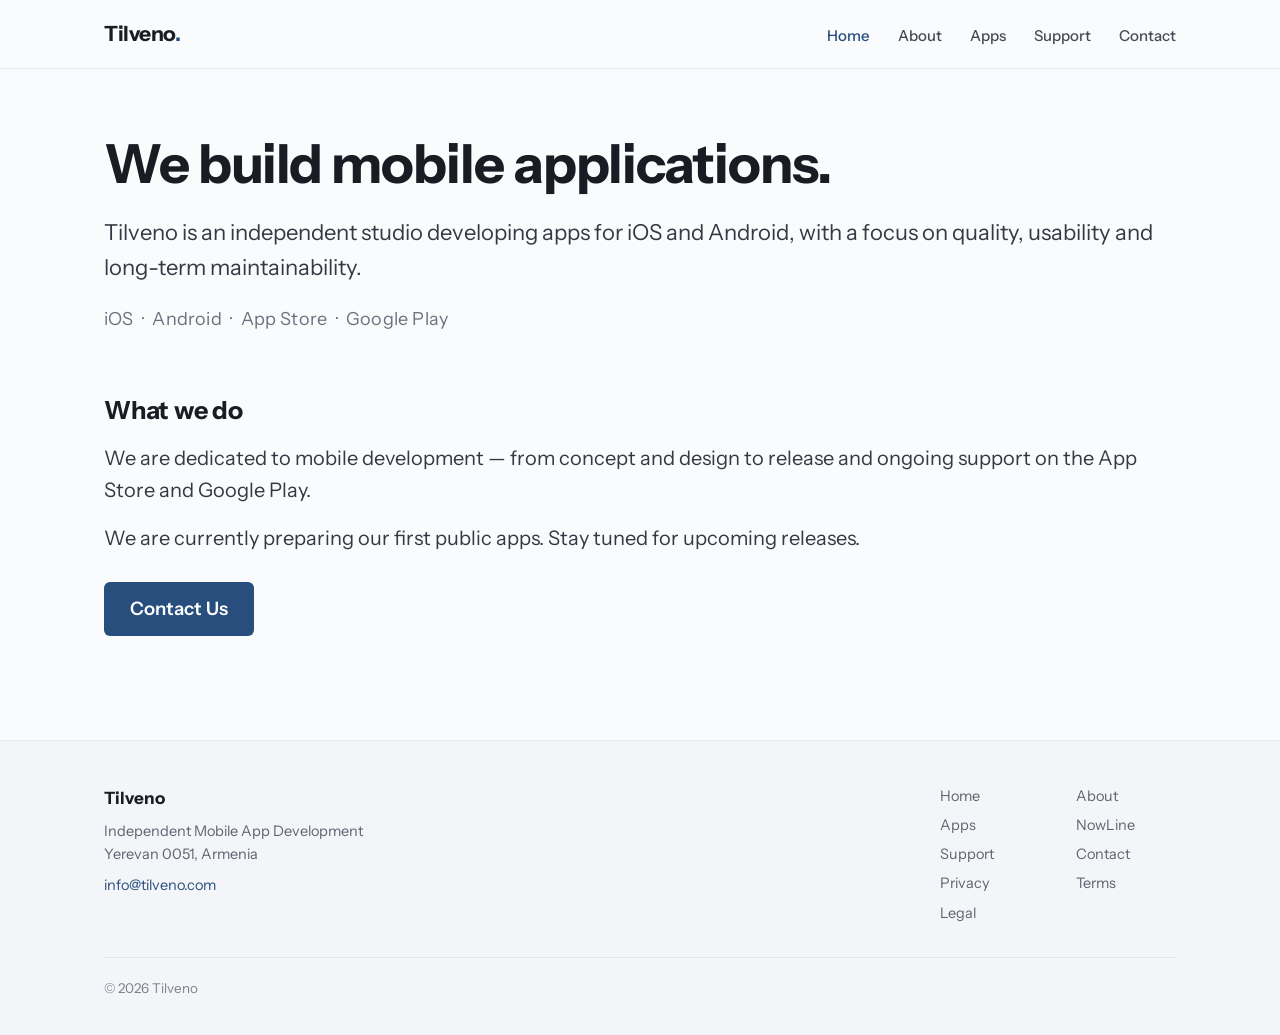
<file: index.html>
<!DOCTYPE html>
<html lang="en">
<head>
<meta charset="utf-8">
<meta name="viewport" content="width=device-width, initial-scale=1">
<meta name="theme-color" content="#fafbfc">
<title>Tilveno — Mobile App Development</title>
<meta name="description" content="Tilveno is an independent studio developing mobile applications for iOS and Android.">
<meta property="og:title" content="Tilveno — Mobile App Development">
<meta property="og:description" content="Tilveno is an independent studio developing mobile applications for iOS and Android.">
<meta property="og:url" content="https://tilveno.com/">
<meta property="og:type" content="website">
<meta property="og:site_name" content="Tilveno">
<meta property="og:image" content="https://tilveno.com/assets/og.png">
<meta property="og:image:width" content="1200">
<meta property="og:image:height" content="630">
<meta property="og:image:alt" content="Tilveno — independent mobile app development">
<meta name="twitter:card" content="summary_large_image">
<link rel="canonical" href="https://tilveno.com/">
<link rel="icon" type="image/svg+xml" href="favicon.svg">
<link rel="apple-touch-icon" href="assets/apple-touch-icon.png">
<link rel="preconnect" href="https://fonts.googleapis.com">
<link rel="preconnect" href="https://fonts.gstatic.com" crossorigin>
<link href="https://fonts.googleapis.com/css2?family=Instrument+Sans:wght@400;500;600;700&display=swap" rel="stylesheet">
<link rel="stylesheet" href="assets/site.css">
</head>
<body>
<header><div class="wrap nav">
<a class="brand" href="./">Tilveno<span>.</span></a>
<nav><ul><li><a href="./" class="on">Home</a></li><li><a href="about/">About</a></li><li><a href="apps/">Apps</a></li><li><a href="support/">Support</a></li><li><a href="contact/">Contact</a></li></ul></nav>
</div></header>
<main><div class="wrap">

<div class="prose">
<h1 style="font-size:54px">We build mobile applications.</h1>
<p style="font-size:22px">Tilveno is an independent studio developing apps for iOS and Android, with a focus on quality, usability and long-term maintainability.</p>
<p style="margin-top:20px;font-size:18px;color:#6a7280;letter-spacing:0.01em">iOS &nbsp;&middot;&nbsp; Android &nbsp;&middot;&nbsp; App Store &nbsp;&middot;&nbsp; Google Play</p>
</div>
<div class="prose" style="margin-top:56px">
<h2>What we do</h2>
<p>We are dedicated to mobile development — from concept and design to release and ongoing support on the App Store and Google Play.</p>
<p>We are currently preparing our first public apps. Stay tuned for upcoming releases.</p>
<p style="margin-top:28px"><a class="btn" href="contact/">Contact Us</a></p>
</div>
</div></main>
<footer><div class="wrap">
<div class="fcols">
<div>
<div class="fbrand">Tilveno</div>
<div>Independent Mobile App Development</div>
<div>Yerevan 0051, Armenia</div>
<div style="margin-top:8px"><a href="mailto:info@tilveno.com">info@tilveno.com</a></div>
</div>
<ul><li><a href="./">Home</a></li><li><a href="about/">About</a></li><li><a href="apps/">Apps</a></li><li><a href="apps/nowline/">NowLine</a></li><li><a href="support/">Support</a></li><li><a href="contact/">Contact</a></li><li><a href="privacy/">Privacy</a></li><li><a href="terms/">Terms</a></li><li><a href="legal/">Legal</a></li></ul>
</div>
<div class="legalline">&copy; 2026 Tilveno</div>
</div></footer>
<script>(function(){if(/tilveno\.com|github\.io$/.test(location.hostname))return;document.addEventListener('click',function(e){var a=e.target.closest('a');if(!a)return;var h=a.getAttribute('href');if(!h||/^(https?:|mailto:|#)/.test(h))return;if(/\/$|^\.\.?\/?$/.test(h)){e.preventDefault();location.href=h.replace(/\/?$/,'/')+'index.html';}});})();</script>
</body>
</html>
</file>
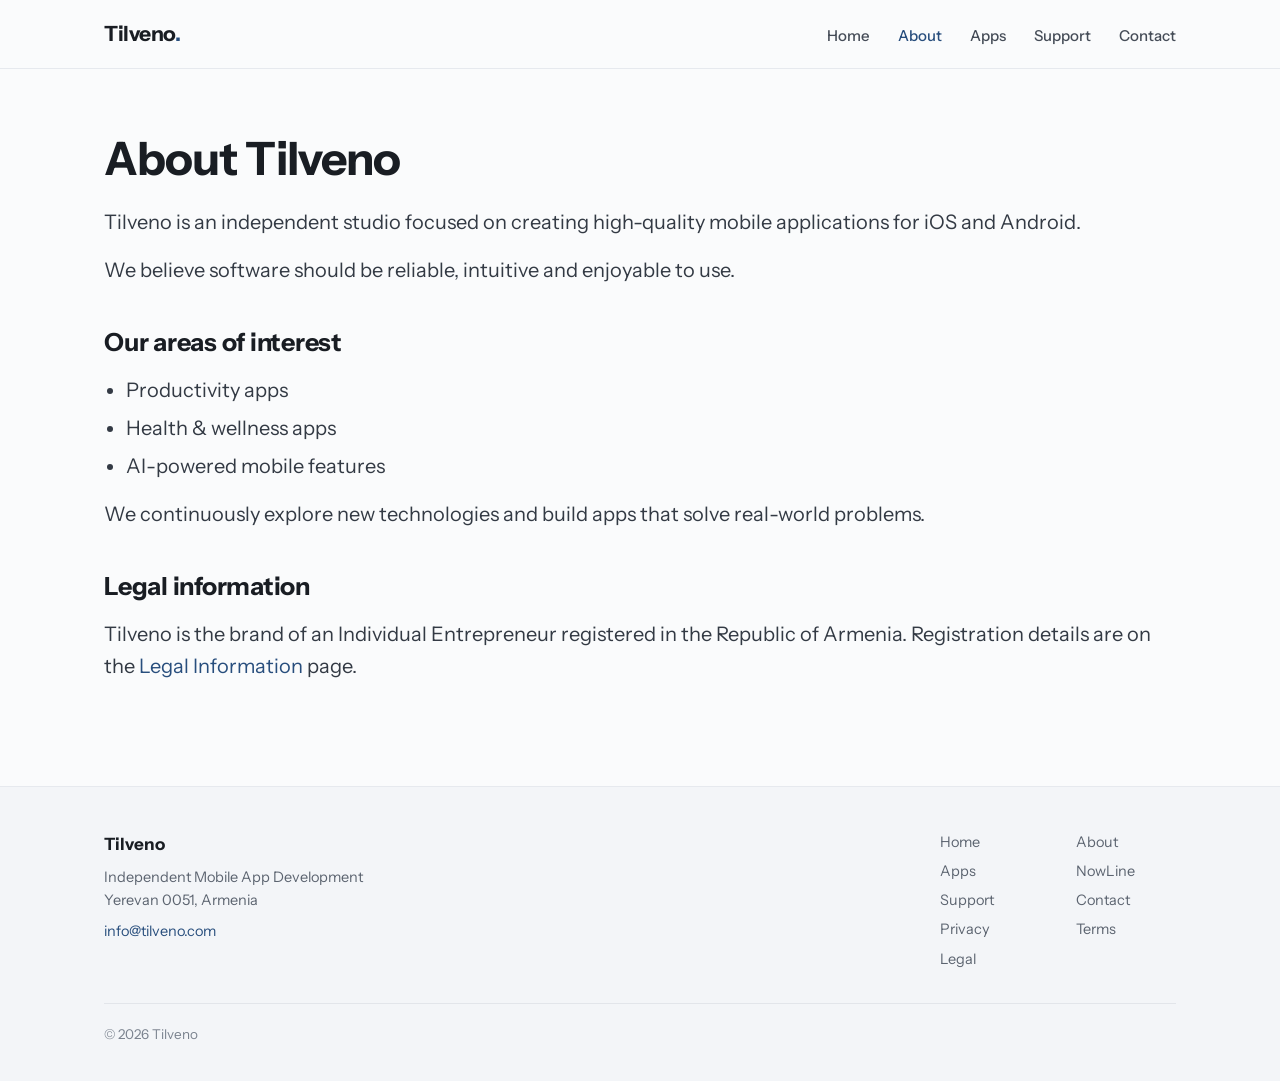
<file: about/index.html>
<!DOCTYPE html>
<html lang="en">
<head>
<meta charset="utf-8">
<meta name="viewport" content="width=device-width, initial-scale=1">
<meta name="theme-color" content="#fafbfc">
<title>About — Tilveno</title>
<meta name="description" content="Tilveno is an independent studio focused on creating high-quality mobile applications for iOS and Android.">
<meta property="og:title" content="About — Tilveno">
<meta property="og:description" content="Tilveno is an independent studio focused on creating high-quality mobile applications for iOS and Android.">
<meta property="og:url" content="https://tilveno.com/about/">
<meta property="og:type" content="website">
<meta property="og:site_name" content="Tilveno">
<meta property="og:image" content="https://tilveno.com/assets/og.png">
<meta property="og:image:width" content="1200">
<meta property="og:image:height" content="630">
<meta property="og:image:alt" content="Tilveno — independent mobile app development">
<meta name="twitter:card" content="summary_large_image">
<link rel="canonical" href="https://tilveno.com/about/">
<link rel="icon" type="image/svg+xml" href="../favicon.svg">
<link rel="apple-touch-icon" href="../assets/apple-touch-icon.png">
<link rel="preconnect" href="https://fonts.googleapis.com">
<link rel="preconnect" href="https://fonts.gstatic.com" crossorigin>
<link href="https://fonts.googleapis.com/css2?family=Instrument+Sans:wght@400;500;600;700&display=swap" rel="stylesheet">
<link rel="stylesheet" href="../assets/site.css">
</head>
<body>
<header><div class="wrap nav">
<a class="brand" href="../">Tilveno<span>.</span></a>
<nav><ul><li><a href=".././">Home</a></li><li><a href="../about/" class="on">About</a></li><li><a href="../apps/">Apps</a></li><li><a href="../support/">Support</a></li><li><a href="../contact/">Contact</a></li></ul></nav>
</div></header>
<main><div class="wrap">

<h1>About Tilveno</h1>
<div class="prose">
<p>Tilveno is an independent studio focused on creating high-quality mobile applications for iOS and Android.</p>
<p>We believe software should be reliable, intuitive and enjoyable to use.</p>
<h2>Our areas of interest</h2>
<ul>
<li>Productivity apps</li>
<li>Health &amp; wellness apps</li>
<li>AI-powered mobile features</li>
</ul>
<p>We continuously explore new technologies and build apps that solve real-world problems.</p>
<h2>Legal information</h2>
</div>
<div class="prose">
<p>Tilveno is the brand of an Individual Entrepreneur registered in the Republic of Armenia. Registration details are on the <a href="../legal/">Legal Information</a> page.</p>
</div>
</div></main>
<footer><div class="wrap">
<div class="fcols">
<div>
<div class="fbrand">Tilveno</div>
<div>Independent Mobile App Development</div>
<div>Yerevan 0051, Armenia</div>
<div style="margin-top:8px"><a href="mailto:info@tilveno.com">info@tilveno.com</a></div>
</div>
<ul><li><a href=".././">Home</a></li><li><a href="../about/">About</a></li><li><a href="../apps/">Apps</a></li><li><a href="../apps/nowline/">NowLine</a></li><li><a href="../support/">Support</a></li><li><a href="../contact/">Contact</a></li><li><a href="../privacy/">Privacy</a></li><li><a href="../terms/">Terms</a></li><li><a href="../legal/">Legal</a></li></ul>
</div>
<div class="legalline">&copy; 2026 Tilveno</div>
</div></footer>
<script>(function(){if(/tilveno\.com|github\.io$/.test(location.hostname))return;document.addEventListener('click',function(e){var a=e.target.closest('a');if(!a)return;var h=a.getAttribute('href');if(!h||/^(https?:|mailto:|#)/.test(h))return;if(/\/$|^\.\.?\/?$/.test(h)){e.preventDefault();location.href=h.replace(/\/?$/,'/')+'index.html';}});})();</script>
</body>
</html>
</file>
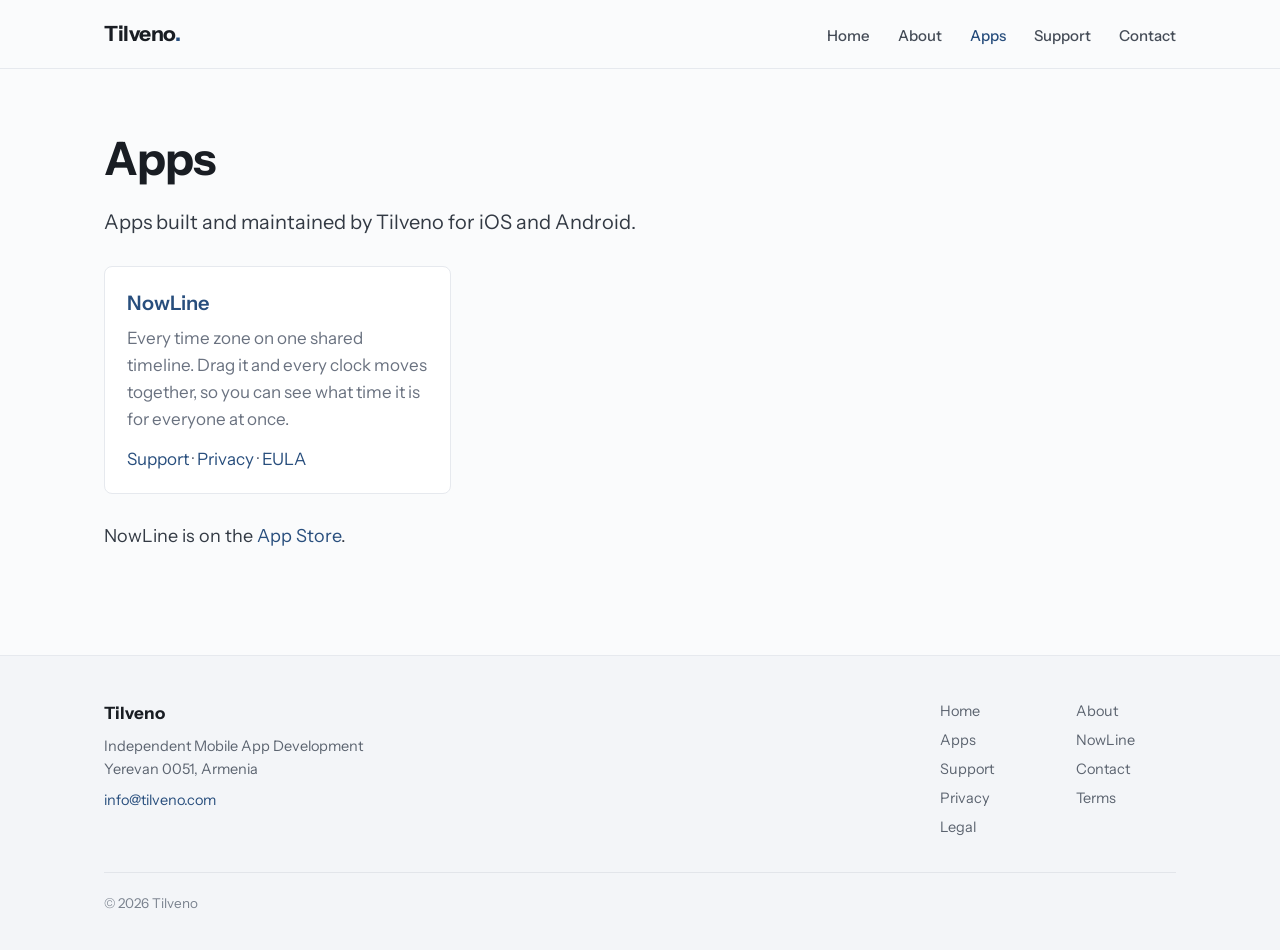
<file: apps/index.html>
<!DOCTYPE html>
<html lang="en">
<head>
<meta charset="utf-8">
<meta name="viewport" content="width=device-width, initial-scale=1">
<meta name="theme-color" content="#fafbfc">
<title>Apps — Tilveno</title>
<meta name="description" content="Apps by Tilveno for iOS and Android, including NowLine — every time zone on one shared timeline.">
<meta property="og:title" content="Apps — Tilveno">
<meta property="og:description" content="Apps by Tilveno for iOS and Android, including NowLine — every time zone on one shared timeline.">
<meta property="og:url" content="https://tilveno.com/apps/">
<meta property="og:type" content="website">
<meta property="og:site_name" content="Tilveno">
<meta property="og:image" content="https://tilveno.com/assets/og.png">
<meta property="og:image:width" content="1200">
<meta property="og:image:height" content="630">
<meta property="og:image:alt" content="Tilveno — independent mobile app development">
<meta name="twitter:card" content="summary_large_image">
<link rel="canonical" href="https://tilveno.com/apps/">
<link rel="icon" type="image/svg+xml" href="../favicon.svg">
<link rel="apple-touch-icon" href="../assets/apple-touch-icon.png">
<link rel="preconnect" href="https://fonts.googleapis.com">
<link rel="preconnect" href="https://fonts.gstatic.com" crossorigin>
<link href="https://fonts.googleapis.com/css2?family=Instrument+Sans:wght@400;500;600;700&display=swap" rel="stylesheet">
<link rel="stylesheet" href="../assets/site.css">
</head>
<body>
<header><div class="wrap nav">
<a class="brand" href="../">Tilveno<span>.</span></a>
<nav><ul><li><a href=".././">Home</a></li><li><a href="../about/">About</a></li><li><a href="../apps/" class="on">Apps</a></li><li><a href="../support/">Support</a></li><li><a href="../contact/">Contact</a></li></ul></nav>
</div></header>
<main><div class="wrap">

<h1>Apps</h1>
<div class="prose">
<p>Apps built and maintained by Tilveno for iOS and Android.</p>
</div>
<div class="cards">
<div class="card">
<h3><a href="nowline/">NowLine</a></h3>
<p>Every time zone on one shared timeline. Drag it and every clock moves together, so you can see
what time it is for everyone at once.</p>
<p style="margin-top:12px"><a href="nowline/support/">Support</a> &middot;
<a href="nowline/privacy/">Privacy</a> &middot;
<a href="nowline/terms/">EULA</a></p>
</div>
</div>
<div class="prose">
<p class="muted">NowLine is on the <a href="https://apps.apple.com/app/id6825472888">App Store</a>.</p>
</div>
</div></main>
<footer><div class="wrap">
<div class="fcols">
<div>
<div class="fbrand">Tilveno</div>
<div>Independent Mobile App Development</div>
<div>Yerevan 0051, Armenia</div>
<div style="margin-top:8px"><a href="mailto:info@tilveno.com">info@tilveno.com</a></div>
</div>
<ul><li><a href=".././">Home</a></li><li><a href="../about/">About</a></li><li><a href="../apps/">Apps</a></li><li><a href="../apps/nowline/">NowLine</a></li><li><a href="../support/">Support</a></li><li><a href="../contact/">Contact</a></li><li><a href="../privacy/">Privacy</a></li><li><a href="../terms/">Terms</a></li><li><a href="../legal/">Legal</a></li></ul>
</div>
<div class="legalline">&copy; 2026 Tilveno</div>
</div></footer>
<script>(function(){if(/tilveno\.com|github\.io$/.test(location.hostname))return;document.addEventListener('click',function(e){var a=e.target.closest('a');if(!a)return;var h=a.getAttribute('href');if(!h||/^(https?:|mailto:|#)/.test(h))return;if(/\/$|^\.\.?\/?$/.test(h)){e.preventDefault();location.href=h.replace(/\/?$/,'/')+'index.html';}});})();</script>
</body>
</html>
</file>
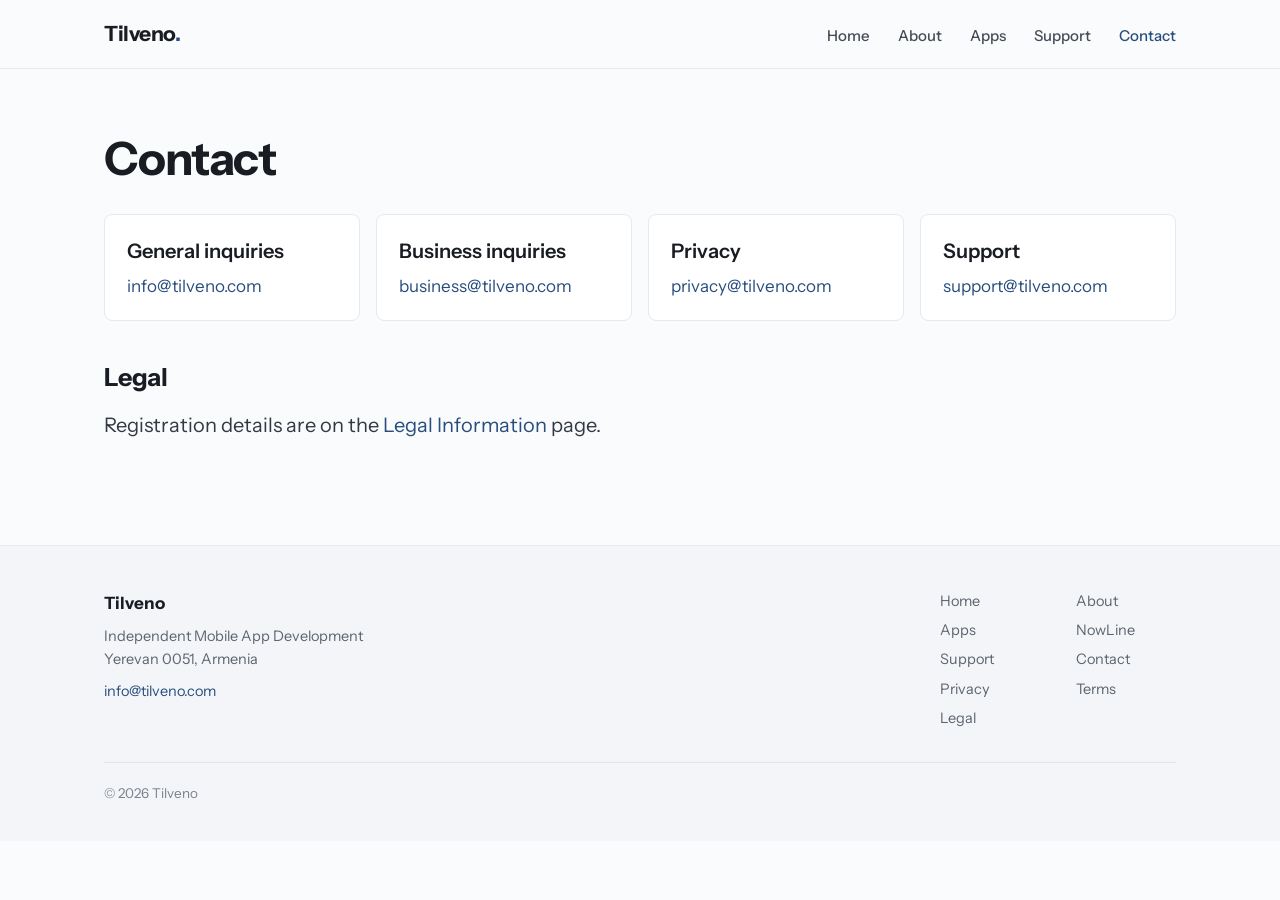
<file: contact/index.html>
<!DOCTYPE html>
<html lang="en">
<head>
<meta charset="utf-8">
<meta name="viewport" content="width=device-width, initial-scale=1">
<meta name="theme-color" content="#fafbfc">
<title>Contact — Tilveno</title>
<meta name="description" content="Contact Tilveno: general, business, privacy and support inquiries.">
<meta property="og:title" content="Contact — Tilveno">
<meta property="og:description" content="Contact Tilveno: general, business, privacy and support inquiries.">
<meta property="og:url" content="https://tilveno.com/contact/">
<meta property="og:type" content="website">
<meta property="og:site_name" content="Tilveno">
<meta property="og:image" content="https://tilveno.com/assets/og.png">
<meta property="og:image:width" content="1200">
<meta property="og:image:height" content="630">
<meta property="og:image:alt" content="Tilveno — independent mobile app development">
<meta name="twitter:card" content="summary_large_image">
<link rel="canonical" href="https://tilveno.com/contact/">
<link rel="icon" type="image/svg+xml" href="../favicon.svg">
<link rel="apple-touch-icon" href="../assets/apple-touch-icon.png">
<link rel="preconnect" href="https://fonts.googleapis.com">
<link rel="preconnect" href="https://fonts.gstatic.com" crossorigin>
<link href="https://fonts.googleapis.com/css2?family=Instrument+Sans:wght@400;500;600;700&display=swap" rel="stylesheet">
<link rel="stylesheet" href="../assets/site.css">
</head>
<body>
<header><div class="wrap nav">
<a class="brand" href="../">Tilveno<span>.</span></a>
<nav><ul><li><a href=".././">Home</a></li><li><a href="../about/">About</a></li><li><a href="../apps/">Apps</a></li><li><a href="../support/">Support</a></li><li><a href="../contact/" class="on">Contact</a></li></ul></nav>
</div></header>
<main><div class="wrap">

<h1>Contact</h1>
<div class="cards" style="grid-template-columns:repeat(auto-fill,minmax(240px,1fr))">
<div class="card"><h3>General inquiries</h3><p><a href="mailto:info@tilveno.com">info@tilveno.com</a></p></div>
<div class="card"><h3>Business inquiries</h3><p><a href="mailto:business@tilveno.com">business@tilveno.com</a></p></div>
<div class="card"><h3>Privacy</h3><p><a href="mailto:privacy@tilveno.com">privacy@tilveno.com</a></p></div>
<div class="card"><h3>Support</h3><p><a href="mailto:support@tilveno.com">support@tilveno.com</a></p></div>
</div>
<div class="prose">
<h2>Legal</h2>
<p>Registration details are on the <a href="../legal/">Legal Information</a> page.</p>
</div>
</div></main>
<footer><div class="wrap">
<div class="fcols">
<div>
<div class="fbrand">Tilveno</div>
<div>Independent Mobile App Development</div>
<div>Yerevan 0051, Armenia</div>
<div style="margin-top:8px"><a href="mailto:info@tilveno.com">info@tilveno.com</a></div>
</div>
<ul><li><a href=".././">Home</a></li><li><a href="../about/">About</a></li><li><a href="../apps/">Apps</a></li><li><a href="../apps/nowline/">NowLine</a></li><li><a href="../support/">Support</a></li><li><a href="../contact/">Contact</a></li><li><a href="../privacy/">Privacy</a></li><li><a href="../terms/">Terms</a></li><li><a href="../legal/">Legal</a></li></ul>
</div>
<div class="legalline">&copy; 2026 Tilveno</div>
</div></footer>
<script>(function(){if(/tilveno\.com|github\.io$/.test(location.hostname))return;document.addEventListener('click',function(e){var a=e.target.closest('a');if(!a)return;var h=a.getAttribute('href');if(!h||/^(https?:|mailto:|#)/.test(h))return;if(/\/$|^\.\.?\/?$/.test(h)){e.preventDefault();location.href=h.replace(/\/?$/,'/')+'index.html';}});})();</script>
</body>
</html>
</file>
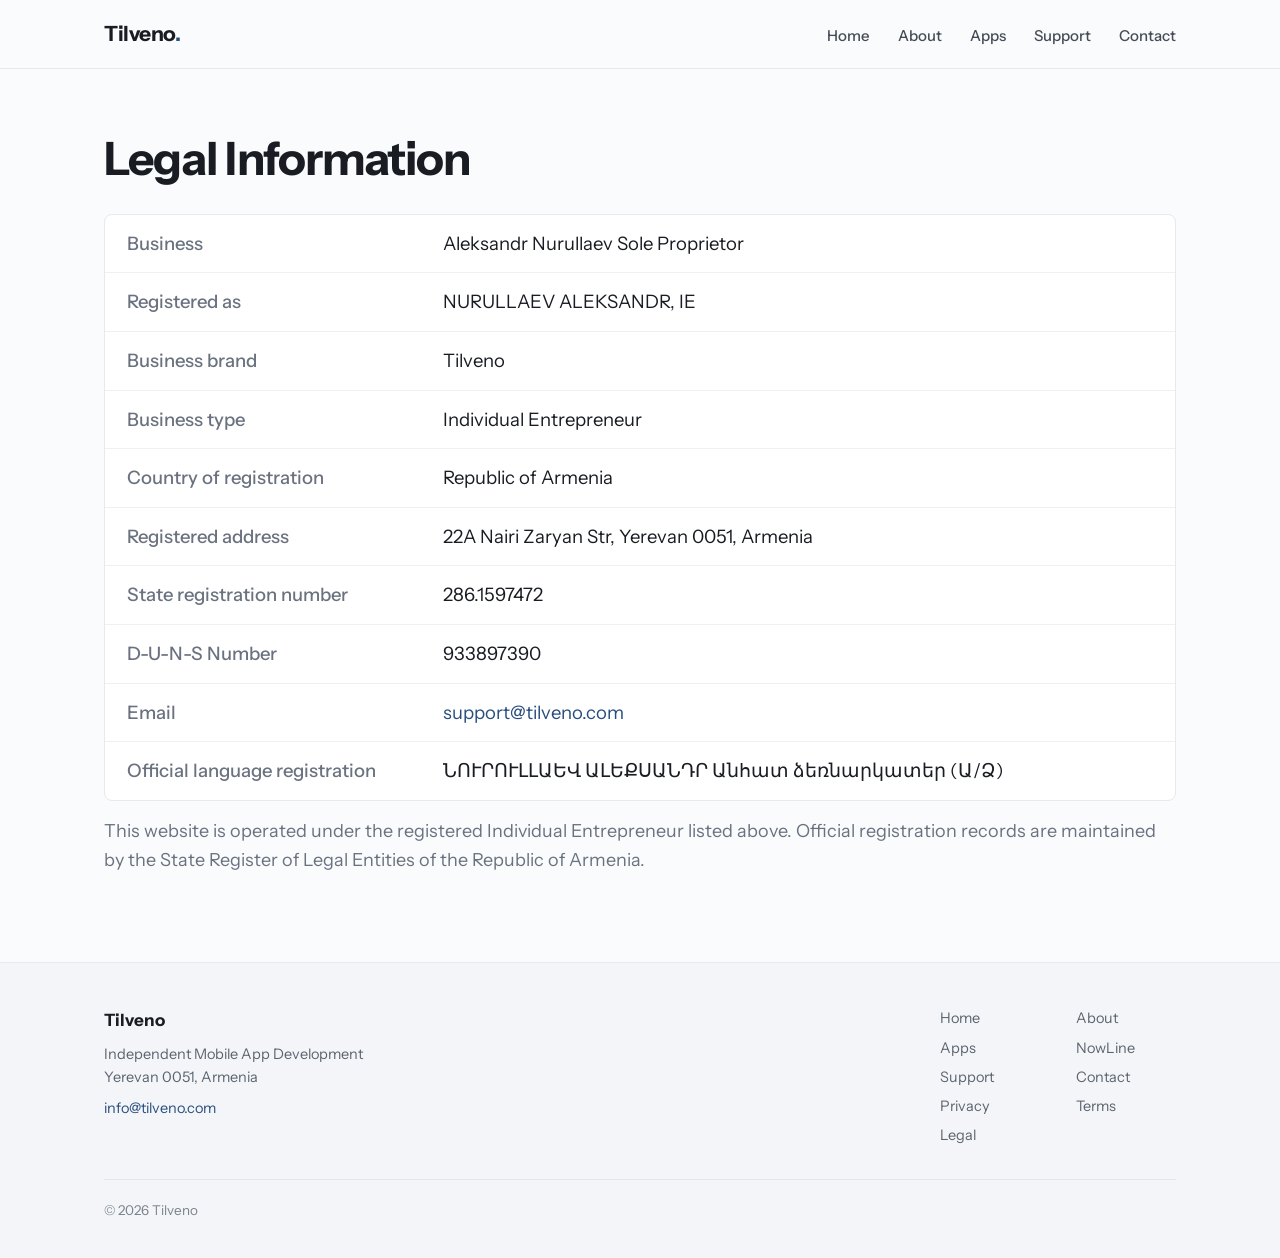
<file: legal/index.html>
<!DOCTYPE html>
<html lang="en">
<head>
<meta charset="utf-8">
<meta name="viewport" content="width=device-width, initial-scale=1">
<meta name="theme-color" content="#fafbfc">
<!-- Out of search: the seller's name and address stay here for the stores and the privacy policy (nowline#179). -->
<meta name="robots" content="noindex">
<title>Legal Information — Tilveno</title>
<meta name="description" content="Legal information about Tilveno — Aleksandr Nurullaev Sole Proprietor, registered in the Republic of Armenia.">
<meta property="og:title" content="Legal Information — Tilveno">
<meta property="og:description" content="Legal information about Tilveno — Aleksandr Nurullaev Sole Proprietor, registered in the Republic of Armenia.">
<meta property="og:url" content="https://tilveno.com/legal/">
<meta property="og:type" content="website">
<meta property="og:site_name" content="Tilveno">
<meta property="og:image" content="https://tilveno.com/assets/og.png">
<meta property="og:image:width" content="1200">
<meta property="og:image:height" content="630">
<meta property="og:image:alt" content="Tilveno — independent mobile app development">
<meta name="twitter:card" content="summary_large_image">
<link rel="canonical" href="https://tilveno.com/legal/">
<link rel="icon" type="image/svg+xml" href="../favicon.svg">
<link rel="apple-touch-icon" href="../assets/apple-touch-icon.png">
<link rel="preconnect" href="https://fonts.googleapis.com">
<link rel="preconnect" href="https://fonts.gstatic.com" crossorigin>
<link href="https://fonts.googleapis.com/css2?family=Instrument+Sans:wght@400;500;600;700&display=swap" rel="stylesheet">
<link rel="stylesheet" href="../assets/site.css">
</head>
<body>
<header><div class="wrap nav">
<a class="brand" href="../">Tilveno<span>.</span></a>
<nav><ul><li><a href=".././">Home</a></li><li><a href="../about/">About</a></li><li><a href="../apps/">Apps</a></li><li><a href="../support/">Support</a></li><li><a href="../contact/">Contact</a></li></ul></nav>
</div></header>
<main><div class="wrap">

<h1>Legal Information</h1>
<dl class="kv">
<div><dt>Business</dt><dd>Aleksandr Nurullaev Sole Proprietor</dd></div>
<div><dt>Registered as</dt><dd>NURULLAEV ALEKSANDR, IE</dd></div>
<div><dt>Business brand</dt><dd>Tilveno</dd></div>
<div><dt>Business type</dt><dd>Individual Entrepreneur</dd></div>
<div><dt>Country of registration</dt><dd>Republic of Armenia</dd></div>
<div><dt>Registered address</dt><dd>22A Nairi Zaryan Str, Yerevan 0051, Armenia</dd></div>
<div><dt>State registration number</dt><dd>286.1597472</dd></div>
<div><dt>D-U-N-S Number</dt><dd>933897390</dd></div>
<div><dt>Email</dt><dd><a href="mailto:support@tilveno.com">support@tilveno.com</a></dd></div>
<div><dt>Official language registration</dt><dd>ՆՈՒՐՈՒԼԼԱԵՎ ԱԼԵՔՍԱՆԴՐ Անհատ ձեռնարկատեր (Ա/Ձ)</dd></div>
</dl>
<p class="muted" style="margin-top:16px">This website is operated under the registered Individual Entrepreneur listed above. Official registration records are maintained by the State Register of Legal Entities of the Republic of Armenia.</p>
</div></main>
<footer><div class="wrap">
<div class="fcols">
<div>
<div class="fbrand">Tilveno</div>
<div>Independent Mobile App Development</div>
<div>Yerevan 0051, Armenia</div>
<div style="margin-top:8px"><a href="mailto:info@tilveno.com">info@tilveno.com</a></div>
</div>
<ul><li><a href=".././">Home</a></li><li><a href="../about/">About</a></li><li><a href="../apps/">Apps</a></li><li><a href="../apps/nowline/">NowLine</a></li><li><a href="../support/">Support</a></li><li><a href="../contact/">Contact</a></li><li><a href="../privacy/">Privacy</a></li><li><a href="../terms/">Terms</a></li><li><a href="../legal/">Legal</a></li></ul>
</div>
<div class="legalline">&copy; 2026 Tilveno</div>
</div></footer>
<script>(function(){if(/tilveno\.com|github\.io$/.test(location.hostname))return;document.addEventListener('click',function(e){var a=e.target.closest('a');if(!a)return;var h=a.getAttribute('href');if(!h||/^(https?:|mailto:|#)/.test(h))return;if(/\/$|^\.\.?\/?$/.test(h)){e.preventDefault();location.href=h.replace(/\/?$/,'/')+'index.html';}});})();</script>
</body>
</html>
</file>
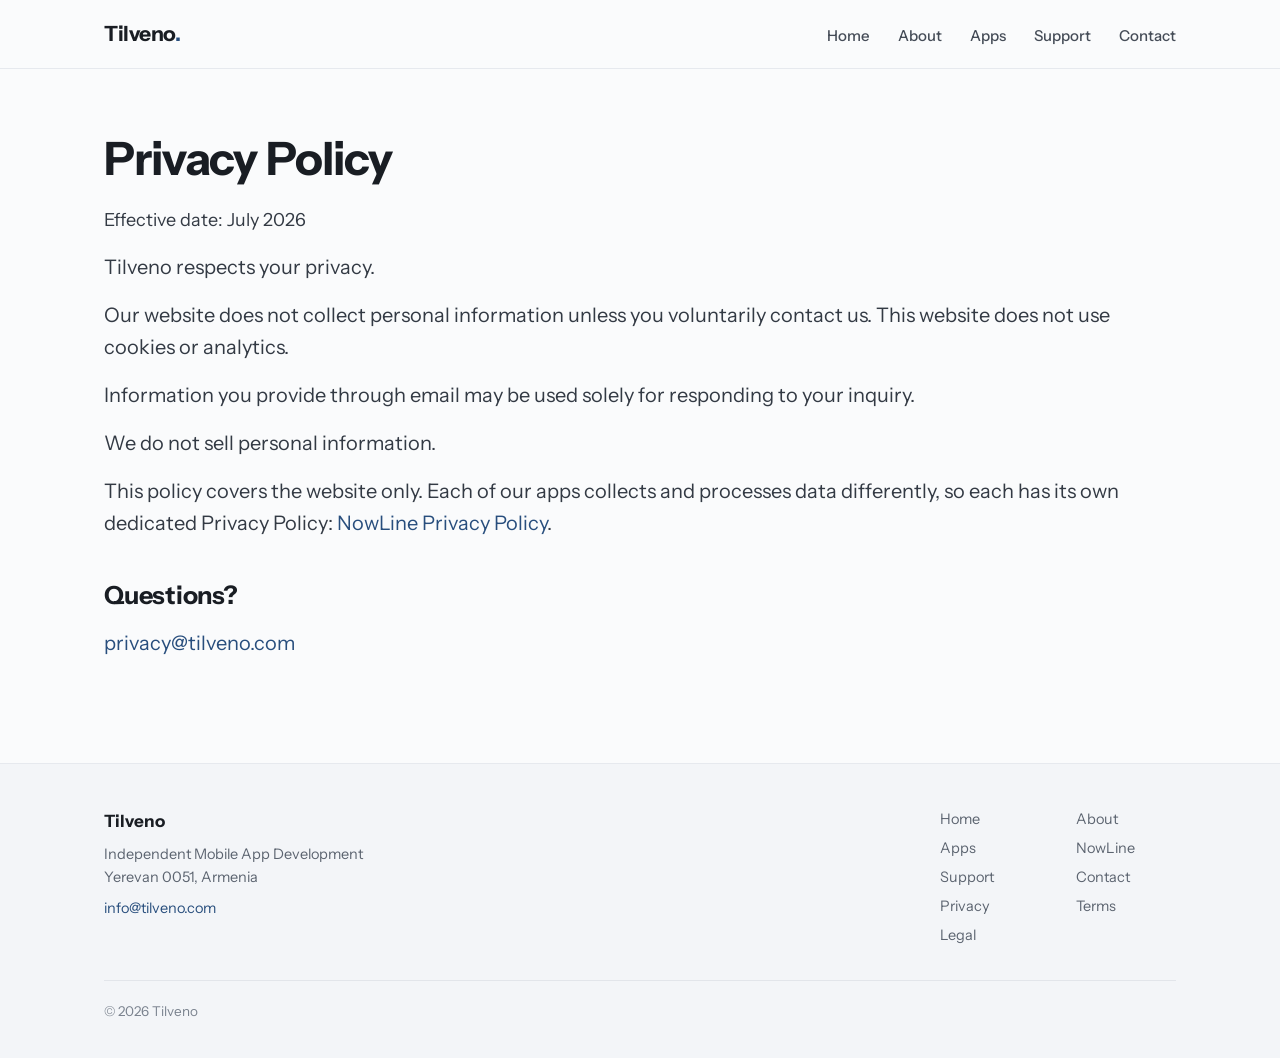
<file: privacy/index.html>
<!DOCTYPE html>
<html lang="en">
<head>
<meta charset="utf-8">
<meta name="viewport" content="width=device-width, initial-scale=1">
<meta name="theme-color" content="#fafbfc">
<title>Privacy Policy — Tilveno</title>
<meta name="description" content="Tilveno Privacy Policy. Our website does not collect personal information and does not use cookies or analytics.">
<meta property="og:title" content="Privacy Policy — Tilveno">
<meta property="og:description" content="Tilveno Privacy Policy. Our website does not collect personal information and does not use cookies or analytics.">
<meta property="og:url" content="https://tilveno.com/privacy/">
<meta property="og:type" content="website">
<meta property="og:site_name" content="Tilveno">
<meta property="og:image" content="https://tilveno.com/assets/og.png">
<meta property="og:image:width" content="1200">
<meta property="og:image:height" content="630">
<meta property="og:image:alt" content="Tilveno — independent mobile app development">
<meta name="twitter:card" content="summary_large_image">
<link rel="canonical" href="https://tilveno.com/privacy/">
<link rel="icon" type="image/svg+xml" href="../favicon.svg">
<link rel="apple-touch-icon" href="../assets/apple-touch-icon.png">
<link rel="preconnect" href="https://fonts.googleapis.com">
<link rel="preconnect" href="https://fonts.gstatic.com" crossorigin>
<link href="https://fonts.googleapis.com/css2?family=Instrument+Sans:wght@400;500;600;700&display=swap" rel="stylesheet">
<link rel="stylesheet" href="../assets/site.css">
</head>
<body>
<header><div class="wrap nav">
<a class="brand" href="../">Tilveno<span>.</span></a>
<nav><ul><li><a href=".././">Home</a></li><li><a href="../about/">About</a></li><li><a href="../apps/">Apps</a></li><li><a href="../support/">Support</a></li><li><a href="../contact/">Contact</a></li></ul></nav>
</div></header>
<main><div class="wrap">

<h1>Privacy Policy</h1>
<div class="prose">
<p class="muted">Effective date: July 2026</p>
<p>Tilveno respects your privacy.</p>
<p>Our website does not collect personal information unless you voluntarily contact us. This website does not use cookies or analytics.</p>
<p>Information you provide through email may be used solely for responding to your inquiry.</p>
<p>We do not sell personal information.</p>
<p>This policy covers the website only. Each of our apps collects and processes data differently, so each has its own dedicated Privacy Policy: <a href="../apps/nowline/privacy/">NowLine Privacy Policy</a>.</p>
<h2>Questions?</h2>
<p><a href="mailto:privacy@tilveno.com">privacy@tilveno.com</a></p>
</div>
</div></main>
<footer><div class="wrap">
<div class="fcols">
<div>
<div class="fbrand">Tilveno</div>
<div>Independent Mobile App Development</div>
<div>Yerevan 0051, Armenia</div>
<div style="margin-top:8px"><a href="mailto:info@tilveno.com">info@tilveno.com</a></div>
</div>
<ul><li><a href=".././">Home</a></li><li><a href="../about/">About</a></li><li><a href="../apps/">Apps</a></li><li><a href="../apps/nowline/">NowLine</a></li><li><a href="../support/">Support</a></li><li><a href="../contact/">Contact</a></li><li><a href="../privacy/">Privacy</a></li><li><a href="../terms/">Terms</a></li><li><a href="../legal/">Legal</a></li></ul>
</div>
<div class="legalline">&copy; 2026 Tilveno</div>
</div></footer>
<script>(function(){if(/tilveno\.com|github\.io$/.test(location.hostname))return;document.addEventListener('click',function(e){var a=e.target.closest('a');if(!a)return;var h=a.getAttribute('href');if(!h||/^(https?:|mailto:|#)/.test(h))return;if(/\/$|^\.\.?\/?$/.test(h)){e.preventDefault();location.href=h.replace(/\/?$/,'/')+'index.html';}});})();</script>
</body>
</html>
</file>
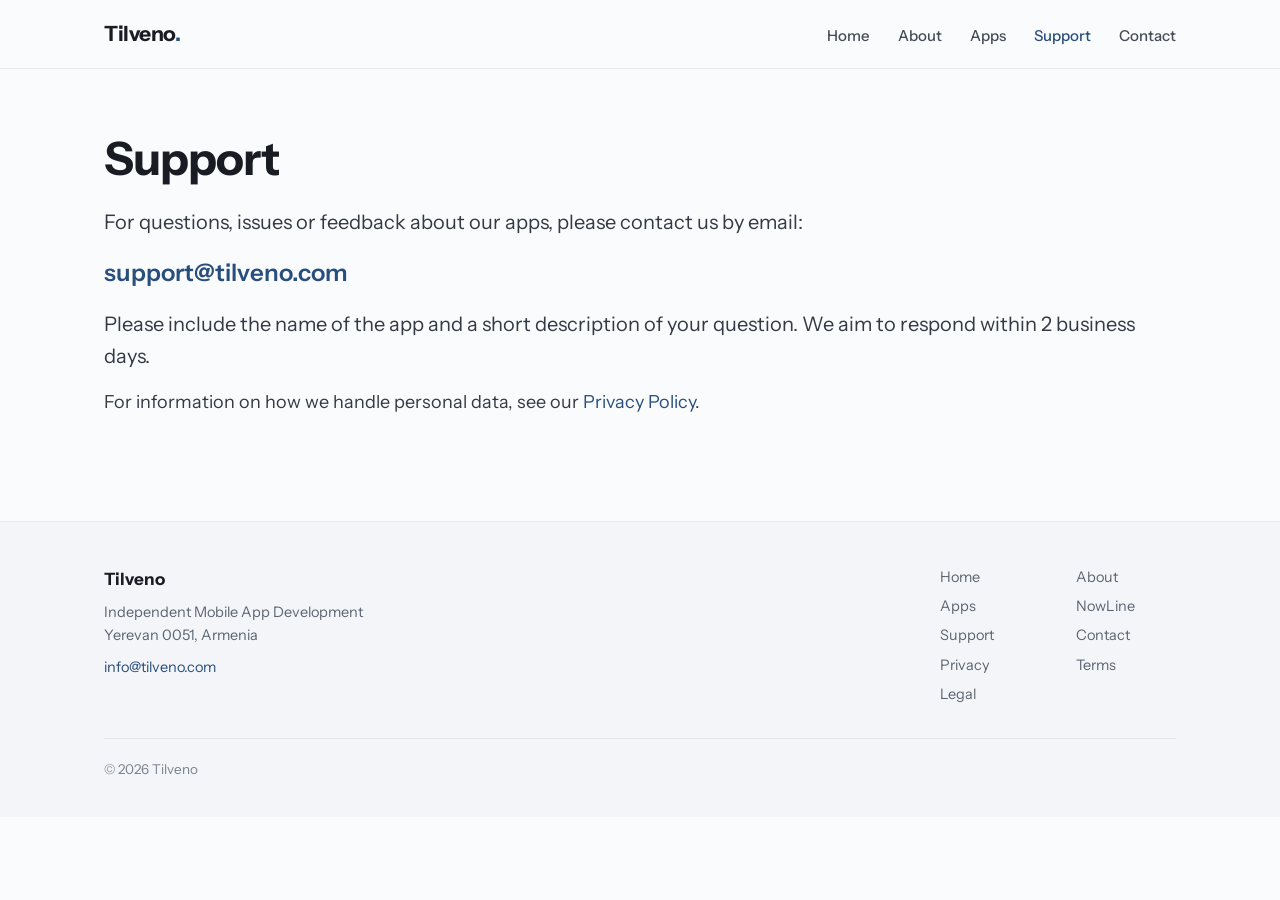
<file: support/index.html>
<!DOCTYPE html>
<html lang="en">
<head>
<meta charset="utf-8">
<meta name="viewport" content="width=device-width, initial-scale=1">
<meta name="theme-color" content="#fafbfc">
<title>Support — Tilveno</title>
<meta name="description" content="Support for Tilveno apps. Contact support@tilveno.com.">
<meta property="og:title" content="Support — Tilveno">
<meta property="og:description" content="Support for Tilveno apps. Contact support@tilveno.com.">
<meta property="og:url" content="https://tilveno.com/support/">
<meta property="og:type" content="website">
<meta property="og:site_name" content="Tilveno">
<meta property="og:image" content="https://tilveno.com/assets/og.png">
<meta property="og:image:width" content="1200">
<meta property="og:image:height" content="630">
<meta property="og:image:alt" content="Tilveno — independent mobile app development">
<meta name="twitter:card" content="summary_large_image">
<link rel="canonical" href="https://tilveno.com/support/">
<link rel="icon" type="image/svg+xml" href="../favicon.svg">
<link rel="apple-touch-icon" href="../assets/apple-touch-icon.png">
<link rel="preconnect" href="https://fonts.googleapis.com">
<link rel="preconnect" href="https://fonts.gstatic.com" crossorigin>
<link href="https://fonts.googleapis.com/css2?family=Instrument+Sans:wght@400;500;600;700&display=swap" rel="stylesheet">
<link rel="stylesheet" href="../assets/site.css">
</head>
<body>
<header><div class="wrap nav">
<a class="brand" href="../">Tilveno<span>.</span></a>
<nav><ul><li><a href=".././">Home</a></li><li><a href="../about/">About</a></li><li><a href="../apps/">Apps</a></li><li><a href="../support/" class="on">Support</a></li><li><a href="../contact/">Contact</a></li></ul></nav>
</div></header>
<main><div class="wrap">

<h1>Support</h1>
<div class="prose">
<p>For questions, issues or feedback about our apps, please contact us by email:</p>
<p style="font-size:24px;font-weight:600"><a href="mailto:support@tilveno.com">support@tilveno.com</a></p>
<p>Please include the name of the app and a short description of your question. We aim to respond within 2 business days.</p>
<p class="muted">For information on how we handle personal data, see our <a href="../privacy/">Privacy Policy</a>.</p>
</div>
</div></main>
<footer><div class="wrap">
<div class="fcols">
<div>
<div class="fbrand">Tilveno</div>
<div>Independent Mobile App Development</div>
<div>Yerevan 0051, Armenia</div>
<div style="margin-top:8px"><a href="mailto:info@tilveno.com">info@tilveno.com</a></div>
</div>
<ul><li><a href=".././">Home</a></li><li><a href="../about/">About</a></li><li><a href="../apps/">Apps</a></li><li><a href="../apps/nowline/">NowLine</a></li><li><a href="../support/">Support</a></li><li><a href="../contact/">Contact</a></li><li><a href="../privacy/">Privacy</a></li><li><a href="../terms/">Terms</a></li><li><a href="../legal/">Legal</a></li></ul>
</div>
<div class="legalline">&copy; 2026 Tilveno</div>
</div></footer>
<script>(function(){if(/tilveno\.com|github\.io$/.test(location.hostname))return;document.addEventListener('click',function(e){var a=e.target.closest('a');if(!a)return;var h=a.getAttribute('href');if(!h||/^(https?:|mailto:|#)/.test(h))return;if(/\/$|^\.\.?\/?$/.test(h)){e.preventDefault();location.href=h.replace(/\/?$/,'/')+'index.html';}});})();</script>
</body>
</html>
</file>
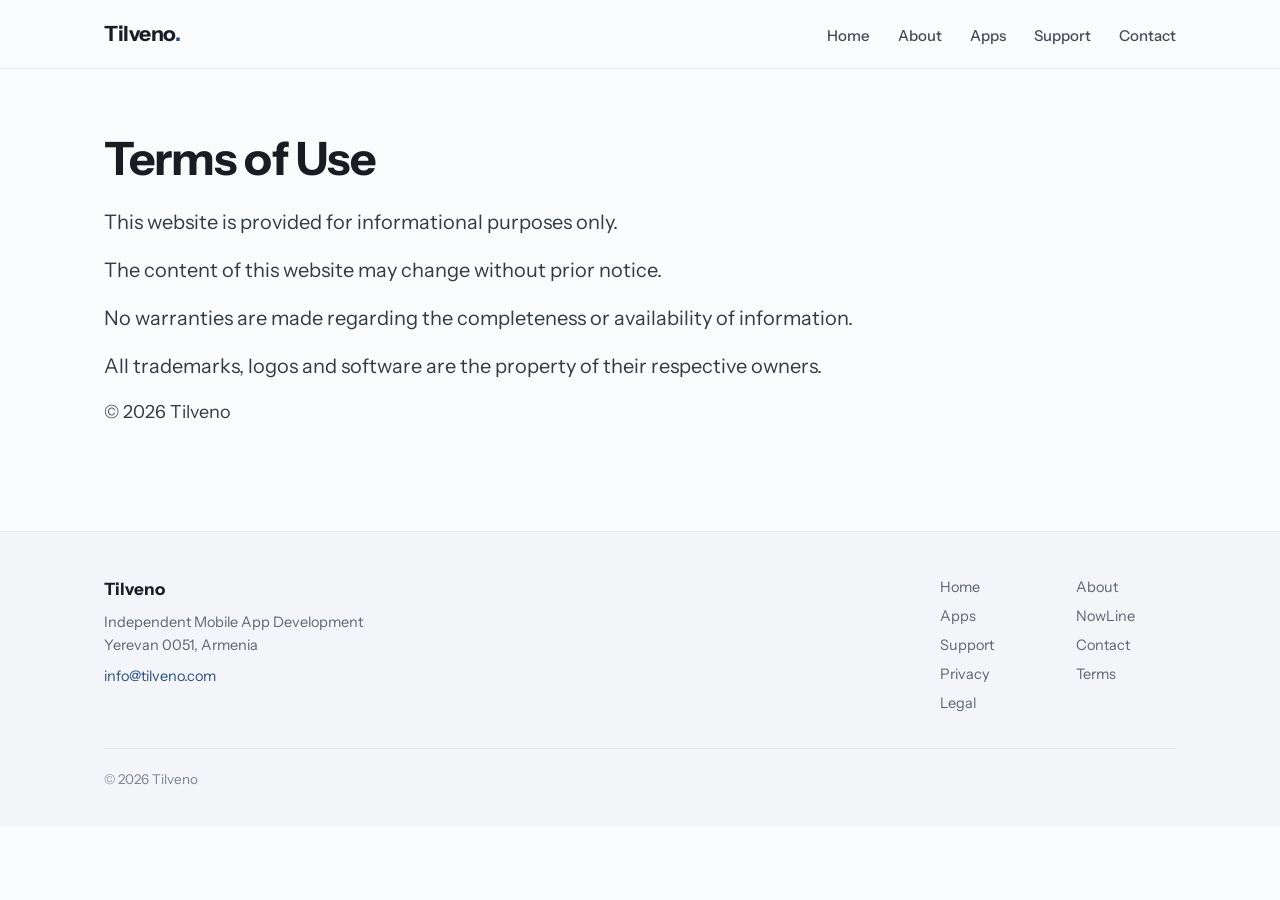
<file: terms/index.html>
<!DOCTYPE html>
<html lang="en">
<head>
<meta charset="utf-8">
<meta name="viewport" content="width=device-width, initial-scale=1">
<meta name="theme-color" content="#fafbfc">
<title>Terms of Use — Tilveno</title>
<meta name="description" content="Terms of Use for the Tilveno website.">
<meta property="og:title" content="Terms of Use — Tilveno">
<meta property="og:description" content="Terms of Use for the Tilveno website.">
<meta property="og:url" content="https://tilveno.com/terms/">
<meta property="og:type" content="website">
<meta property="og:site_name" content="Tilveno">
<meta property="og:image" content="https://tilveno.com/assets/og.png">
<meta property="og:image:width" content="1200">
<meta property="og:image:height" content="630">
<meta property="og:image:alt" content="Tilveno — independent mobile app development">
<meta name="twitter:card" content="summary_large_image">
<link rel="canonical" href="https://tilveno.com/terms/">
<link rel="icon" type="image/svg+xml" href="../favicon.svg">
<link rel="apple-touch-icon" href="../assets/apple-touch-icon.png">
<link rel="preconnect" href="https://fonts.googleapis.com">
<link rel="preconnect" href="https://fonts.gstatic.com" crossorigin>
<link href="https://fonts.googleapis.com/css2?family=Instrument+Sans:wght@400;500;600;700&display=swap" rel="stylesheet">
<link rel="stylesheet" href="../assets/site.css">
</head>
<body>
<header><div class="wrap nav">
<a class="brand" href="../">Tilveno<span>.</span></a>
<nav><ul><li><a href=".././">Home</a></li><li><a href="../about/">About</a></li><li><a href="../apps/">Apps</a></li><li><a href="../support/">Support</a></li><li><a href="../contact/">Contact</a></li></ul></nav>
</div></header>
<main><div class="wrap">

<h1>Terms of Use</h1>
<div class="prose">
<p>This website is provided for informational purposes only.</p>
<p>The content of this website may change without prior notice.</p>
<p>No warranties are made regarding the completeness or availability of information.</p>
<p>All trademarks, logos and software are the property of their respective owners.</p>
<p class="muted">&copy; 2026 Tilveno</p>
</div>
</div></main>
<footer><div class="wrap">
<div class="fcols">
<div>
<div class="fbrand">Tilveno</div>
<div>Independent Mobile App Development</div>
<div>Yerevan 0051, Armenia</div>
<div style="margin-top:8px"><a href="mailto:info@tilveno.com">info@tilveno.com</a></div>
</div>
<ul><li><a href=".././">Home</a></li><li><a href="../about/">About</a></li><li><a href="../apps/">Apps</a></li><li><a href="../apps/nowline/">NowLine</a></li><li><a href="../support/">Support</a></li><li><a href="../contact/">Contact</a></li><li><a href="../privacy/">Privacy</a></li><li><a href="../terms/">Terms</a></li><li><a href="../legal/">Legal</a></li></ul>
</div>
<div class="legalline">&copy; 2026 Tilveno</div>
</div></footer>
<script>(function(){if(/tilveno\.com|github\.io$/.test(location.hostname))return;document.addEventListener('click',function(e){var a=e.target.closest('a');if(!a)return;var h=a.getAttribute('href');if(!h||/^(https?:|mailto:|#)/.test(h))return;if(/\/$|^\.\.?\/?$/.test(h)){e.preventDefault();location.href=h.replace(/\/?$/,'/')+'index.html';}});})();</script>
</body>
</html>
</file>
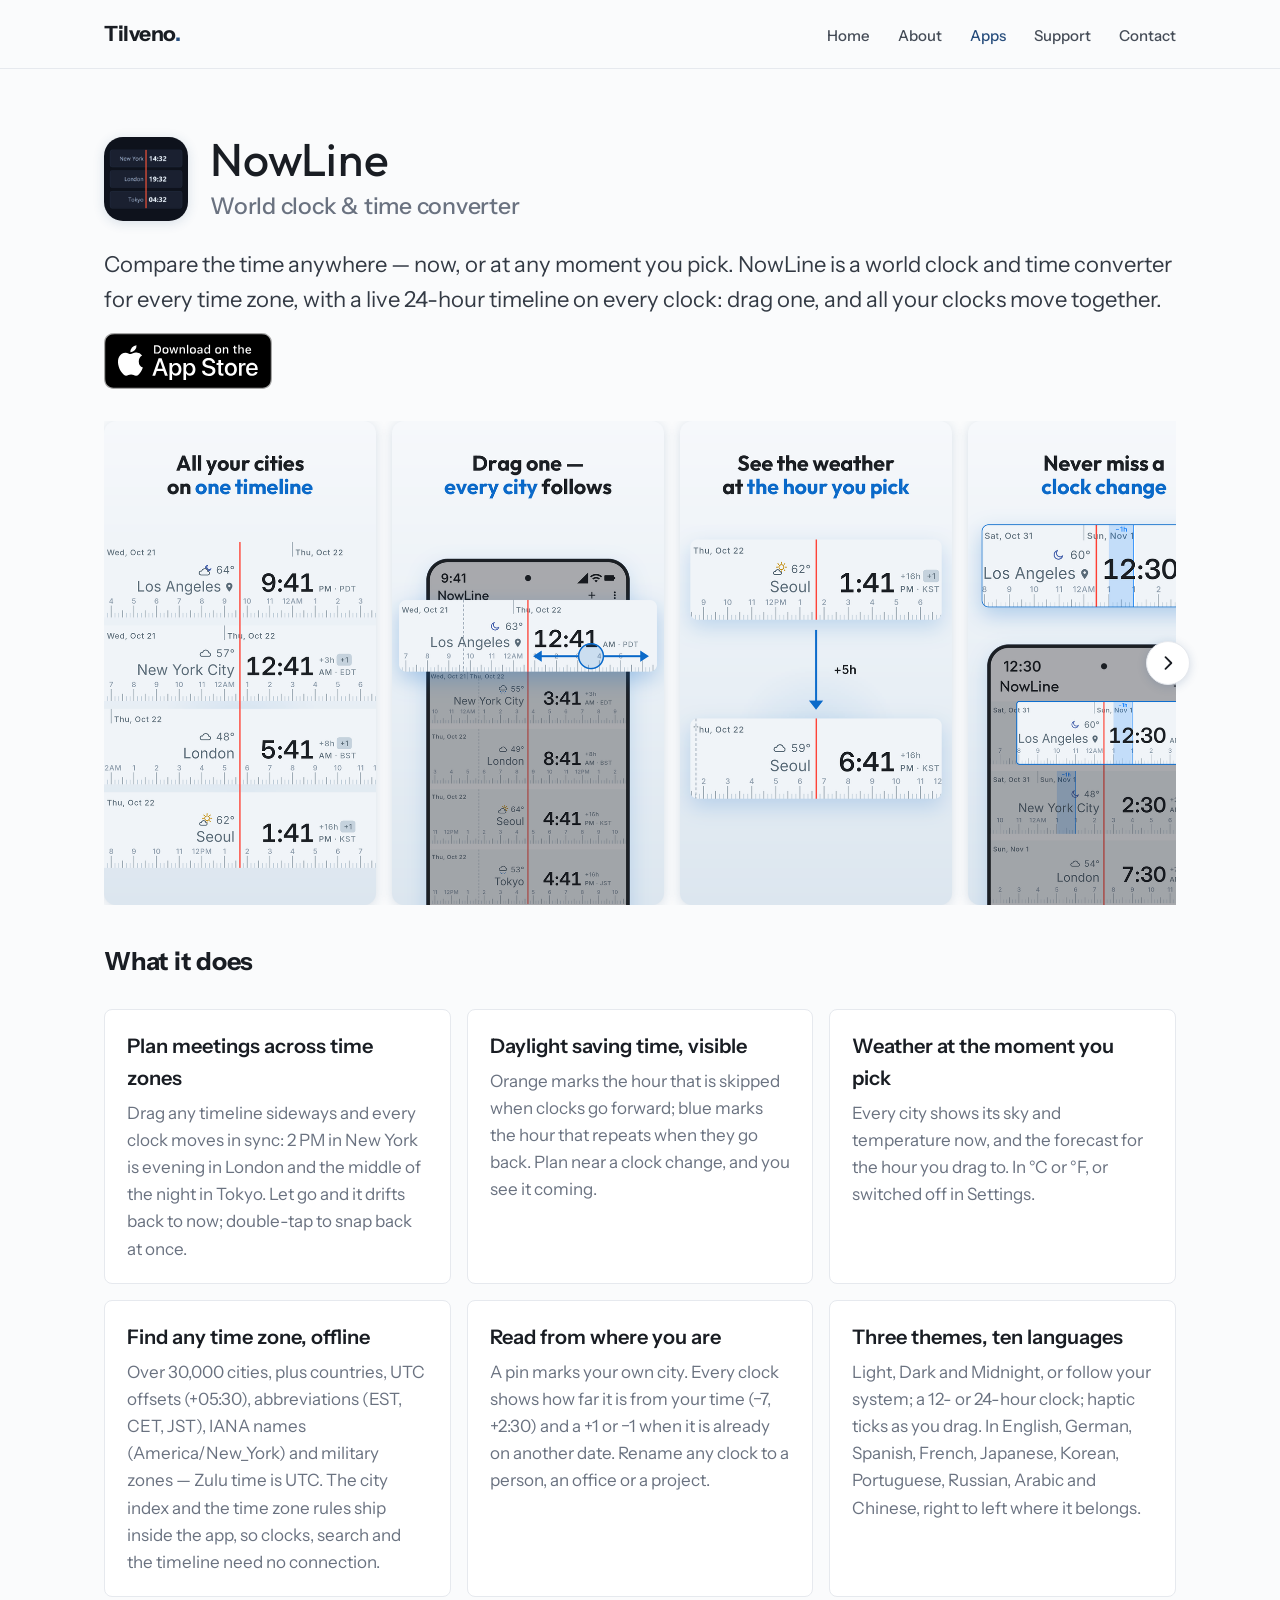
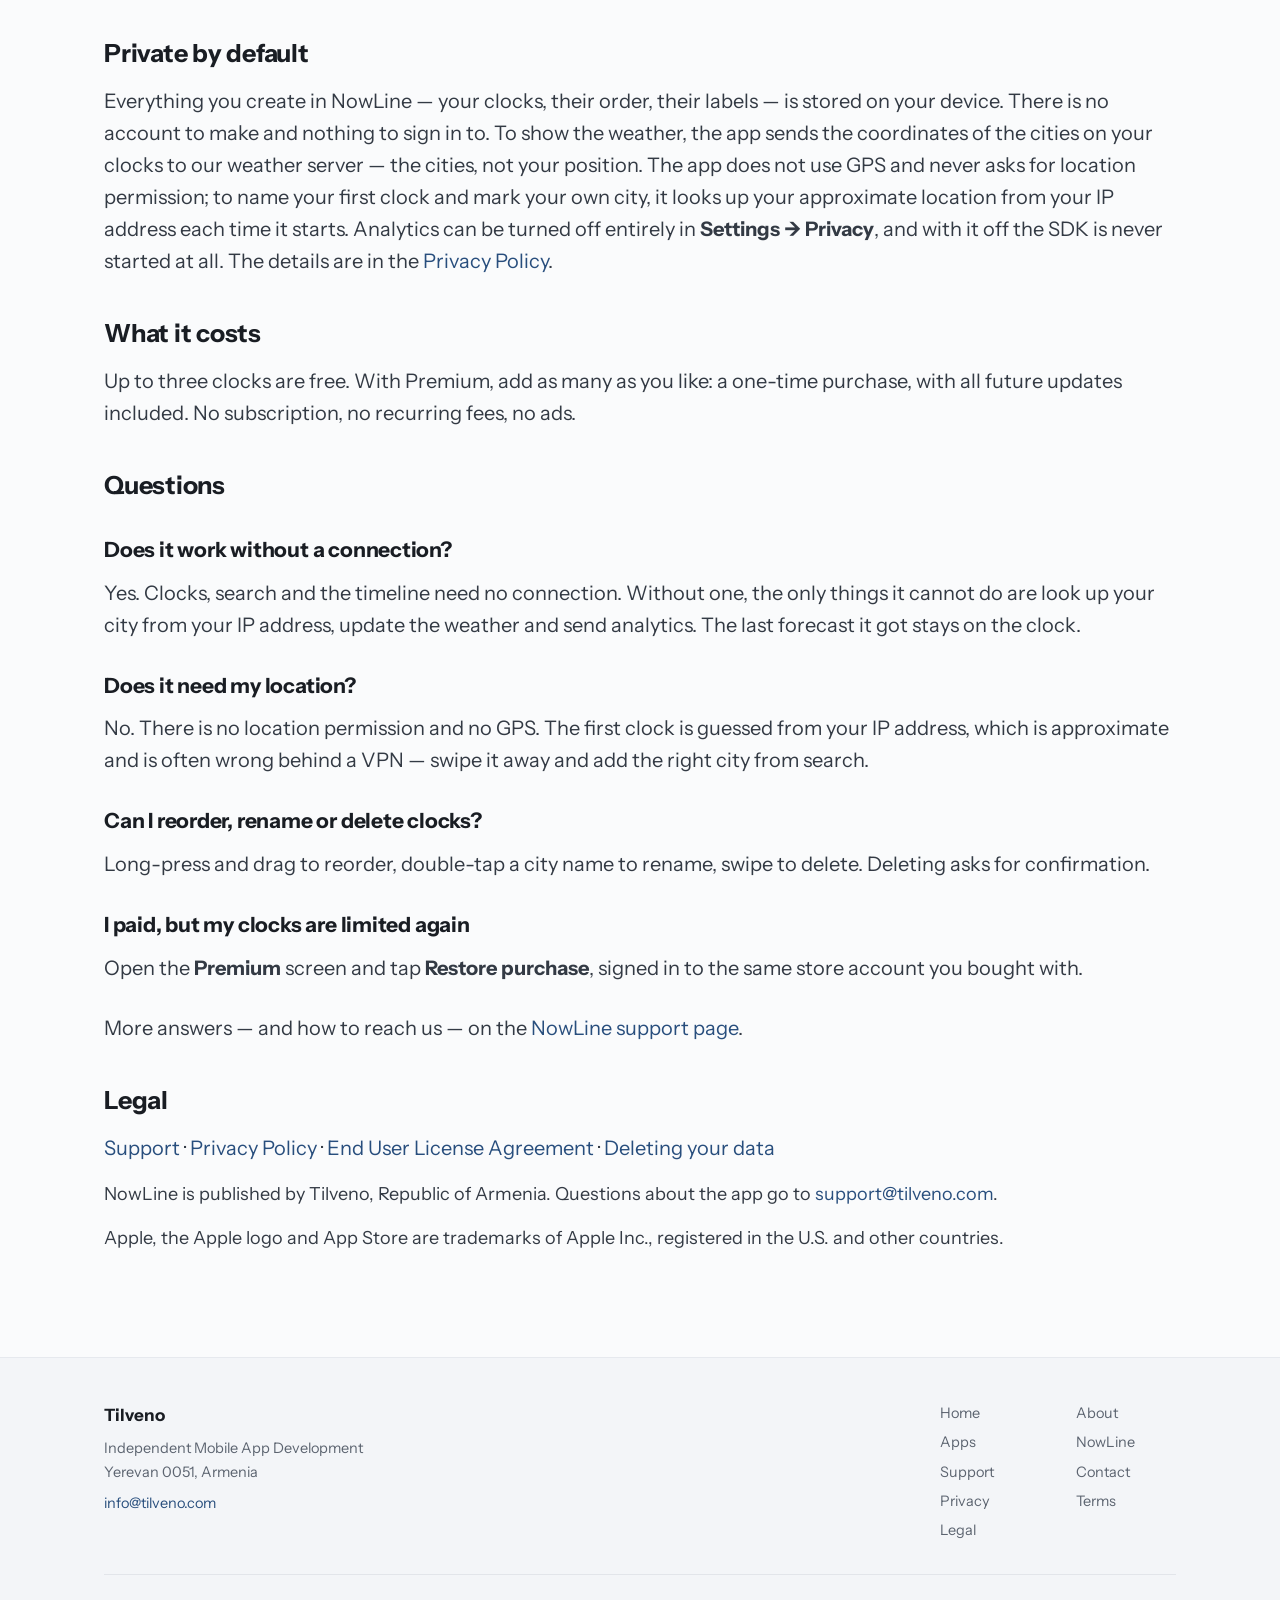
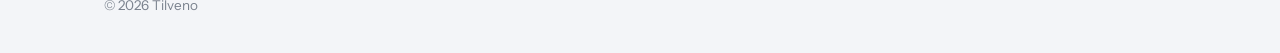
<file: apps/nowline/index.html>
<!DOCTYPE html>
<html lang="en">
<head>
<meta charset="utf-8">
<meta name="viewport" content="width=device-width, initial-scale=1">
<meta name="theme-color" content="#fafbfc">
<title>NowLine: World Clock Timeline | Tilveno</title>
<meta name="description" content="World clock and time converter for every time zone. Drag one clock and every city follows, with the weather at the hour you pick. Works offline, no account, no ads.">
<meta property="og:title" content="NowLine: World Clock Timeline">
<meta property="og:description" content="World clock and time converter for every time zone. Drag one clock and every city follows, with the weather at the hour you pick. Works offline, no account, no ads.">
<meta property="og:url" content="https://tilveno.com/apps/nowline/">
<meta property="og:type" content="website">
<meta property="og:site_name" content="Tilveno">
<meta property="og:image" content="https://tilveno.com/assets/nowline-og.png">
<meta property="og:image:width" content="1200">
<meta property="og:image:height" content="630">
<meta property="og:image:alt" content="NowLine — World Clock. Drag one — every city follows.">
<meta name="twitter:card" content="summary_large_image">
<link rel="canonical" href="https://tilveno.com/apps/nowline/">
<link rel="icon" type="image/svg+xml" href="../../favicon.svg">
<link rel="apple-touch-icon" href="../../assets/apple-touch-icon.png">
<link rel="preconnect" href="https://fonts.googleapis.com">
<link rel="preconnect" href="https://fonts.gstatic.com" crossorigin>
<link href="https://fonts.googleapis.com/css2?family=Instrument+Sans:wght@400;500;600;700&display=swap" rel="stylesheet">
<link rel="stylesheet" href="../../assets/site.css">
</head>
<body>
<header><div class="wrap nav">
<a class="brand" href="../../">Tilveno<span>.</span></a>
<nav><ul><li><a href="../../">Home</a></li><li><a href="../../about/">About</a></li><li><a href="../../apps/" class="on">Apps</a></li><li><a href="../../support/">Support</a></li><li><a href="../../contact/">Contact</a></li></ul></nav>
</div></header>
<main><div class="wrap">

<div class="appheader">
<img class="appicon" src="../../assets/nowline-icon.png" width="84" height="84" alt="NowLine app icon">
<div>
<!-- The wordmark says what every other string on this page now says; what it
     adds is the family, the weight and the kerning. One span per letter because
     the kerning is solved per pair -- see assets/site.css. aria-label carries
     the name so a screen reader says it rather than spelling out seven spans. -->
<h1 class="wordmark" aria-label="NowLine"><span>N</span><span>o</span><span>w</span><span>L</span><span>i</span><span>n</span><span>e</span></h1>
<div class="subtitle">World clock &amp; time converter</div>
</div>
</div>

<div class="prose">
<p style="font-size:22px">Compare the time anywhere — now, or at any moment you pick. NowLine is a
world clock and time converter for every time zone, with a live 24-hour timeline on every clock:
drag one, and all your clocks move together.</p>
</div>

<!-- The store's own badge artwork. Apple's SVG is used as published: it has no
     padding to crop. The Google Play badge is gone: the app was removed from Play
     and the developer account closed. -->
<div class="badges">
<a href="https://apps.apple.com/app/id6825472888"><img src="../../assets/app-store-badge.svg" width="168" height="56" alt="Download on the App Store"></a>
</div>

<!-- The eight Play frames, at half the pixels they are uploaded with. They are the
     listing's own images, not a second set shot for the web: the app repository
     composes them once and Google Play and this page read the same eight.
     Lossless WebP because the frames are drawn, not photographed — flat fills and
     hairline ticks are what a lossy codec rings around, and lossless costs 55-92 kB
     a frame here. The strip scrolls rather than wraps; the overlay line is baked
     into each image, so alt carries it instead of a caption repeating it. -->
<div class="shotstrip">
<div class="shots" role="group" aria-label="NowLine screenshots">
<button type="button" class="shot"><img src="../../assets/nowline-01-timeline.webp" width="540" height="960" loading="lazy" decoding="async" alt="All your cities on one timeline — Los Angeles, New York City, London and Seoul at the same moment, each with its weather, a pin on Los Angeles as the city you are in."></button>
<button type="button" class="shot"><img src="../../assets/nowline-02-drag.webp" width="540" height="960" loading="lazy" decoding="async" alt="Drag one — every city follows: pulling the Los Angeles timeline moves every clock below it."></button>
<button type="button" class="shot"><img src="../../assets/nowline-03-weather.webp" width="540" height="960" loading="lazy" decoding="async" alt="See the weather at the hour you pick — Seoul now, and five hours later, its forecast with it."></button>
<button type="button" class="shot"><img src="../../assets/nowline-04-dst.webp" width="540" height="960" loading="lazy" decoding="async" alt="Never miss a clock change — the hour that repeats when clocks go back, marked in blue for Los Angeles and New York."></button>
<button type="button" class="shot"><img src="../../assets/nowline-05-tomorrow.webp" width="540" height="960" loading="lazy" decoding="async" alt="Know when it’s already tomorrow — a +1 badge on every clock that is on the next date."></button>
<button type="button" class="shot"><img src="../../assets/nowline-06-search.webp" width="540" height="960" loading="lazy" decoding="async" alt="Find any city out of 30,000 — search results for “new”, each with its time, offset and time zone."></button>
<button type="button" class="shot"><img src="../../assets/nowline-07-themes.webp" width="540" height="960" loading="lazy" decoding="async" alt="Light, dark or midnight — the same clocks in each of the three themes."></button>
<button type="button" class="shot"><img src="../../assets/nowline-08-no-ads.webp" width="540" height="960" loading="lazy" decoding="async" alt="No ads. No subscription. — a one-time purchase, and it works offline."></button>
</div>
</div>

<div class="prose">
<h2>What it does</h2>
</div>
<div class="cards">
<div class="card">
<h3>Plan meetings across time zones</h3>
<p>Drag any timeline sideways and every clock moves in sync: 2 PM in New York is evening in London
and the middle of the night in Tokyo. Let go and it drifts back to now; double-tap to snap back
at once.</p>
</div>
<div class="card">
<h3>Daylight saving time, visible</h3>
<p>Orange marks the hour that is skipped when clocks go forward; blue marks the hour that repeats
when they go back. Plan near a clock change, and you see it coming.</p>
</div>
<div class="card">
<h3>Weather at the moment you pick</h3>
<p>Every city shows its sky and temperature now, and the forecast for the hour you drag to. In °C
or °F, or switched off in Settings.</p>
</div>
<div class="card">
<h3>Find any time zone, offline</h3>
<p>Over 30,000 cities, plus countries, UTC offsets (+05:30), abbreviations (EST, CET, JST), IANA
names (America/New_York) and military zones — Zulu time is UTC. The city index and the time zone rules ship inside the app,
so clocks, search and the timeline need no connection.</p>
</div>
<div class="card">
<h3>Read from where you are</h3>
<p>A pin marks your own city. Every clock shows how far it is from your time (−7, +2:30) and a +1
or −1 when it is already on another date. Rename any clock to a person, an office or a project.</p>
</div>
<div class="card">
<h3>Three themes, ten languages</h3>
<p>Light, Dark and Midnight, or follow your system; a 12- or 24-hour clock; haptic ticks as you
drag. In English, German, Spanish, French, Japanese, Korean, Portuguese, Russian, Arabic and
Chinese, right to left where it belongs.</p>
</div>
</div>

<div class="prose">
<h2>Private by default</h2>
<p>Everything you create in NowLine — your clocks, their order, their labels — is stored on your
device. There is no account to make and nothing to sign in to. To show the weather, the app sends
the coordinates of the cities on your clocks to our weather server — the cities, not your
position. The app does not use GPS and never asks for location permission; to name your first clock and mark your own
city, it looks up your approximate location from your IP address each time it starts. Analytics can be
turned off entirely in <strong>Settings &rarr; Privacy</strong>, and with it off the SDK is never
started at all. The details are in the <a href="privacy/">Privacy Policy</a>.</p>

<h2>What it costs</h2>
<p>Up to three clocks are free. With Premium, add as many as you like: a one-time purchase, with
all future updates included. No subscription, no recurring fees, no ads.</p>
</div>

<div class="prose faq">
<h2>Questions</h2>

<h3>Does it work without a connection?</h3>
<p>Yes. Clocks, search and the timeline need no connection. Without one, the only things it cannot do are look up your city from your IP address, update the weather and send analytics. The last forecast it got stays on the clock.</p>

<h3>Does it need my location?</h3>
<p>No. There is no location permission and no GPS. The first clock is guessed from your IP address,
which is approximate and is often wrong behind a VPN — swipe it away and add the right city from
search.</p>

<h3>Can I reorder, rename or delete clocks?</h3>
<p>Long-press and drag to reorder, double-tap a city name to rename, swipe to delete. Deleting asks
for confirmation.</p>

<h3>I paid, but my clocks are limited again</h3>
<p>Open the <strong>Premium</strong> screen and tap <strong>Restore purchase</strong>, signed in
to the same store account you bought with.</p>

<p style="margin-top:28px">More answers — and how to reach us — on the
<a href="support/">NowLine support page</a>.</p>

<h2>Legal</h2>
<p><a href="support/">Support</a> &middot;
<a href="privacy/">Privacy Policy</a> &middot;
<a href="terms/">End User License Agreement</a> &middot;
<a href="delete-data/">Deleting your data</a></p>
<p class="muted">NowLine is published by Tilveno, Republic of Armenia. Questions about the app go
to <a href="mailto:support@tilveno.com">support@tilveno.com</a>.</p>
<p class="muted">Apple, the Apple logo and App Store are trademarks of Apple Inc., registered in
the U.S. and other countries.</p>
</div>
</div></main>
<footer><div class="wrap">
<div class="fcols">
<div>
<div class="fbrand">Tilveno</div>
<div>Independent Mobile App Development</div>
<div>Yerevan 0051, Armenia</div>
<div style="margin-top:8px"><a href="mailto:info@tilveno.com">info@tilveno.com</a></div>
</div>
<ul><li><a href="../../">Home</a></li><li><a href="../../about/">About</a></li><li><a href="../../apps/">Apps</a></li><li><a href="../../apps/nowline/">NowLine</a></li><li><a href="../../support/">Support</a></li><li><a href="../../contact/">Contact</a></li><li><a href="../../privacy/">Privacy</a></li><li><a href="../../terms/">Terms</a></li><li><a href="../../legal/">Legal</a></li></ul>
</div>
<div class="legalline">&copy; 2026 Tilveno</div>
</div></footer>
<script>(function(){if(/tilveno\.com|github\.io$/.test(location.hostname))return;document.addEventListener('click',function(e){var a=e.target.closest('a');if(!a)return;var h=a.getAttribute('href');if(!h||/^(https?:|mailto:|#)/.test(h))return;if(/\/$|^\.\.?\/?$/.test(h)){e.preventDefault();location.href=h.replace(/\/?$/,'/')+'index.html';}});})();</script>
<script src="../../assets/gallery.js" defer></script>
</body>
</html>
</file>
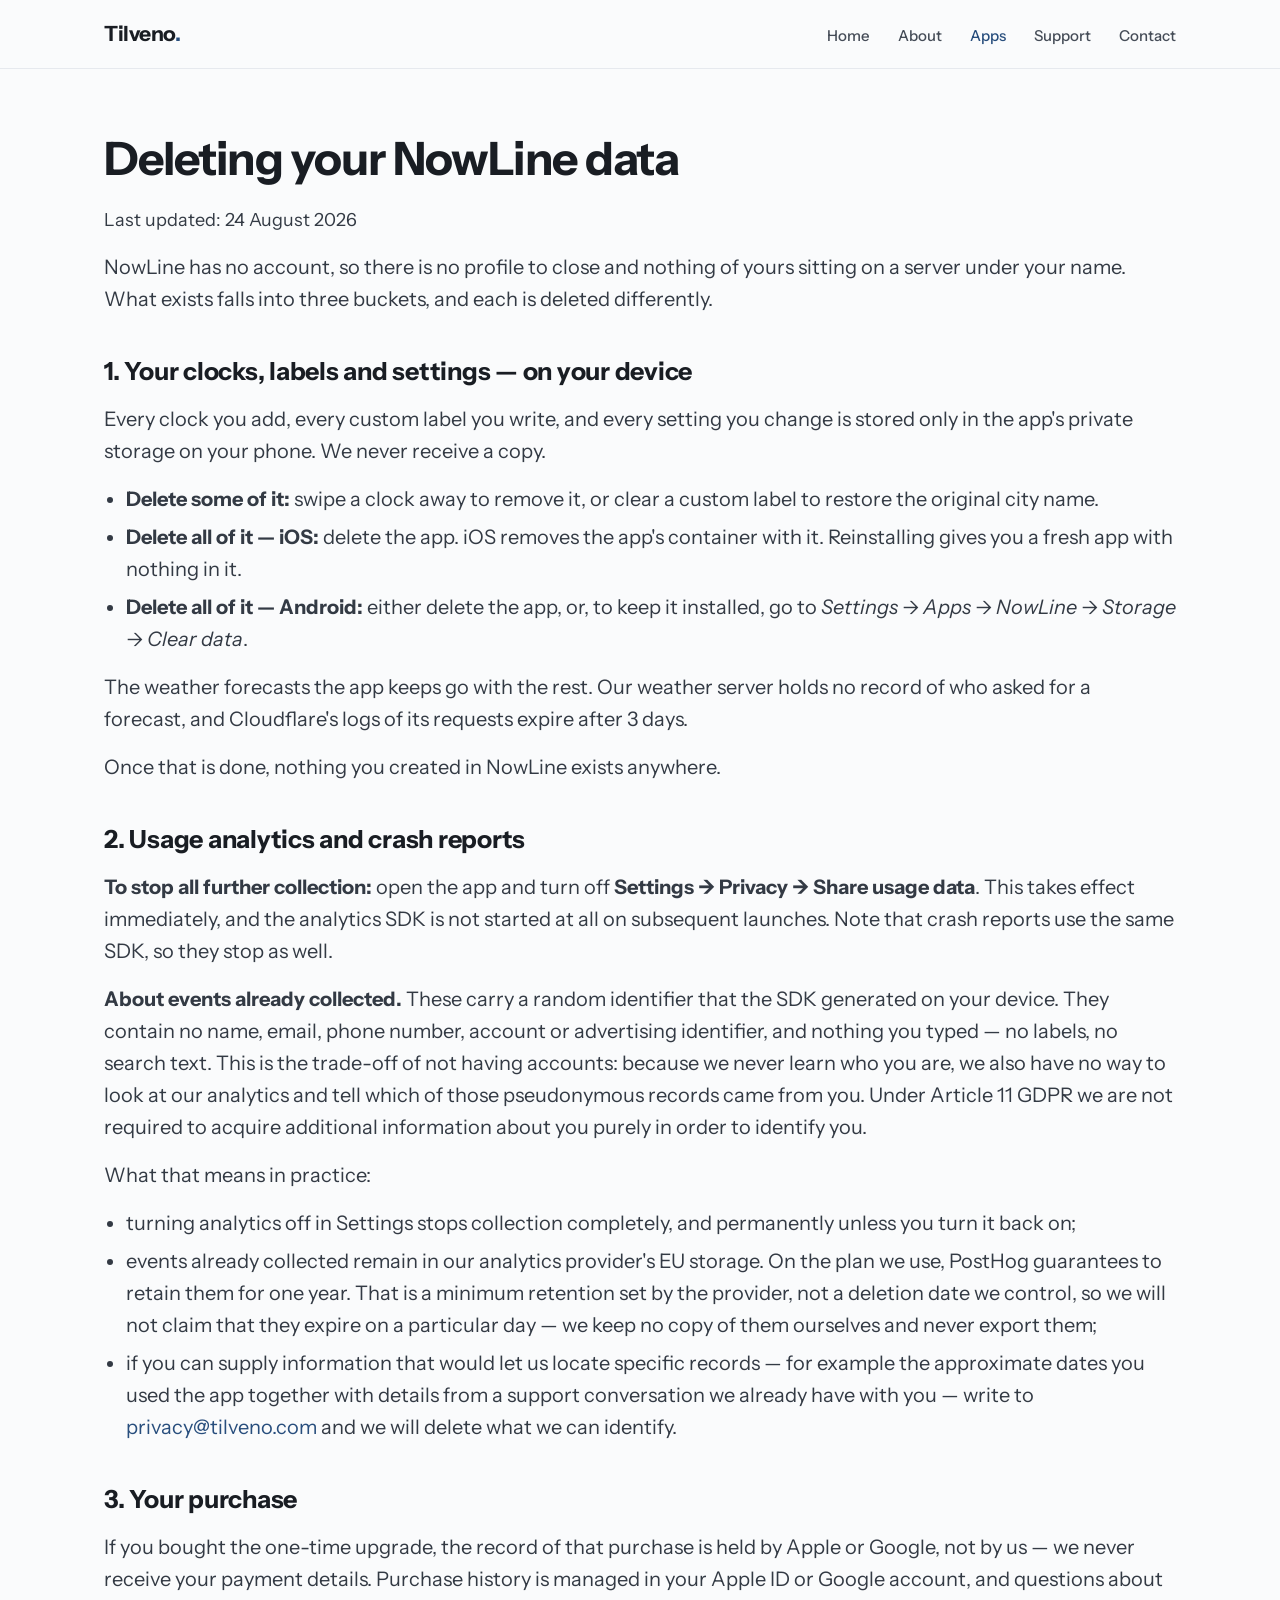
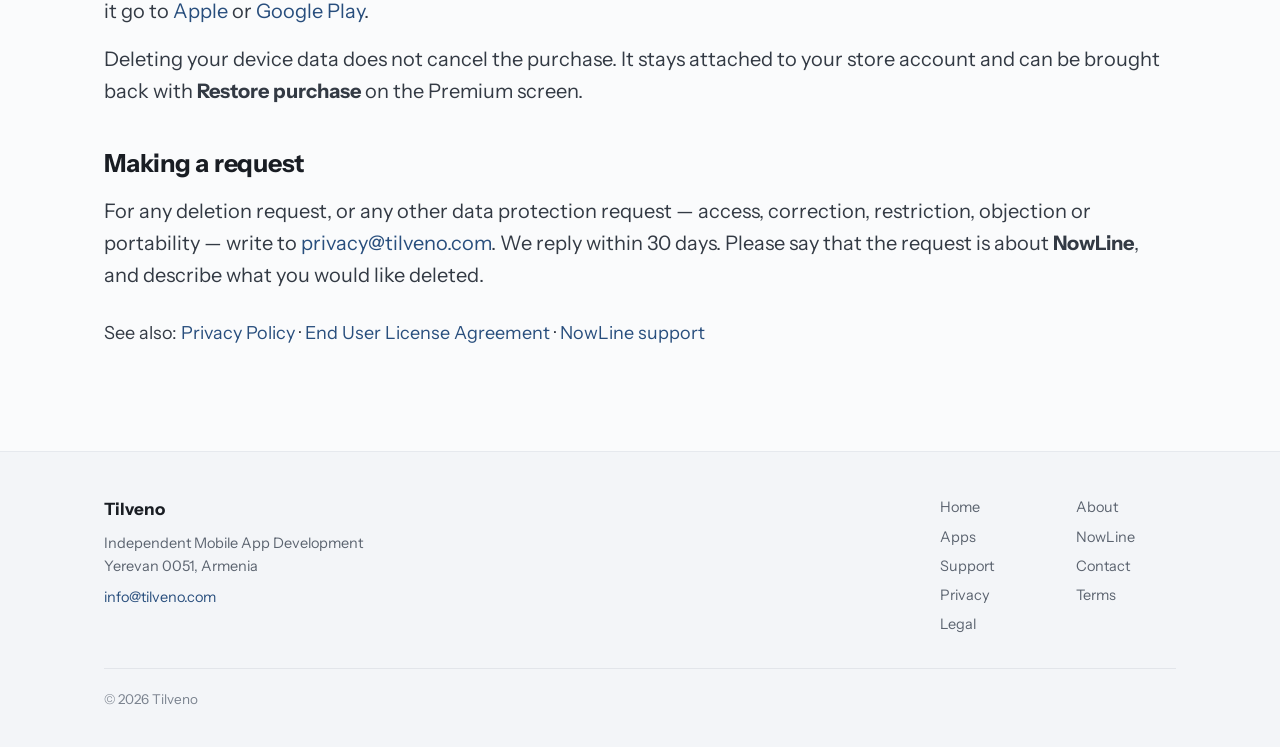
<file: apps/nowline/delete-data/index.html>
<!DOCTYPE html>
<html lang="en">
<head>
<meta charset="utf-8">
<meta name="viewport" content="width=device-width, initial-scale=1">
<meta name="theme-color" content="#fafbfc">
<title>Deleting your NowLine data — Tilveno</title>
<meta name="description" content="How to delete the data NowLine holds: clocks and settings on your device, analytics events, and purchase records held by the app stores.">
<meta property="og:title" content="Deleting your NowLine data — Tilveno">
<meta property="og:description" content="How to delete the data NowLine holds: clocks and settings on your device, analytics events, and purchase records held by the app stores.">
<meta property="og:url" content="https://tilveno.com/apps/nowline/delete-data/">
<meta property="og:type" content="website">
<meta property="og:site_name" content="Tilveno">
<meta property="og:image" content="https://tilveno.com/assets/og.png">
<meta property="og:image:width" content="1200">
<meta property="og:image:height" content="630">
<meta property="og:image:alt" content="Tilveno — independent mobile app development">
<meta name="twitter:card" content="summary_large_image">
<link rel="canonical" href="https://tilveno.com/apps/nowline/delete-data/">
<link rel="icon" type="image/svg+xml" href="../../../favicon.svg">
<link rel="apple-touch-icon" href="../../../assets/apple-touch-icon.png">
<link rel="preconnect" href="https://fonts.googleapis.com">
<link rel="preconnect" href="https://fonts.gstatic.com" crossorigin>
<link href="https://fonts.googleapis.com/css2?family=Instrument+Sans:wght@400;500;600;700&display=swap" rel="stylesheet">
<link rel="stylesheet" href="../../../assets/site.css">
</head>
<body>
<header><div class="wrap nav">
<a class="brand" href="../../../">Tilveno<span>.</span></a>
<nav><ul><li><a href="../../../">Home</a></li><li><a href="../../../about/">About</a></li><li><a href="../../../apps/" class="on">Apps</a></li><li><a href="../../../support/">Support</a></li><li><a href="../../../contact/">Contact</a></li></ul></nav>
</div></header>
<main><div class="wrap">

<h1>Deleting your NowLine data</h1>
<div class="prose">
<p class="muted">Last updated: 24 August 2026</p>

<p>NowLine has no account, so there is no profile to close and nothing of yours sitting on a server
under your name. What exists falls into three buckets, and each is deleted differently.</p>

<h2>1. Your clocks, labels and settings — on your device</h2>
<p>Every clock you add, every custom label you write, and every setting you change is stored only in
the app's private storage on your phone. We never receive a copy.</p>
<ul>
<li><strong>Delete some of it:</strong> swipe a clock away to remove it, or clear a custom label to
    restore the original city name.</li>
<li><strong>Delete all of it — iOS:</strong> delete the app. iOS removes the app's container with
    it. Reinstalling gives you a fresh app with nothing in it.</li>
<li><strong>Delete all of it — Android:</strong> either delete the app, or, to keep it installed,
    go to <em>Settings &rarr; Apps &rarr; NowLine &rarr; Storage &rarr; Clear data</em>.</li>
</ul>
<p>The weather forecasts the app keeps go with the rest. Our weather server holds no record of
who asked for a forecast, and Cloudflare's logs of its requests expire after 3 days.</p>
<p>Once that is done, nothing you created in NowLine exists anywhere.</p>

<h2>2. Usage analytics and crash reports</h2>
<p><strong>To stop all further collection:</strong> open the app and turn off
<strong>Settings &rarr; Privacy &rarr; Share usage data</strong>. This takes effect immediately, and the
analytics SDK is not started at all on subsequent launches. Note that crash reports use the same
SDK, so they stop as well.</p>

<p><strong>About events already collected.</strong> These carry a random identifier that the SDK
generated on your device. They contain no name, email, phone number, account or advertising
identifier, and nothing you typed — no labels, no search text. This is the trade-off
of not having accounts: because we never learn who you are, we also have no way to look at our
analytics and tell which of those pseudonymous records came from you. Under Article 11 GDPR we are
not required to acquire additional information about you purely in order to identify you.</p>

<p>What that means in practice:</p>
<ul>
<li>turning analytics off in Settings stops collection completely, and permanently unless you turn
    it back on;</li>
<li>events already collected remain in our analytics provider's EU storage. On the plan we use,
    PostHog guarantees to retain them for one year. That is a minimum retention set by the
    provider, not a deletion date we control, so we will not claim that they expire on a
    particular day — we keep no copy of them ourselves and never export them;</li>
<li>if you can supply information that would let us locate specific records — for example the
    approximate dates you used the app together with details from a support conversation we already
    have with you — write to <a href="mailto:privacy@tilveno.com">privacy@tilveno.com</a> and we
    will delete what we can identify.</li>
</ul>

<h2>3. Your purchase</h2>
<p>If you bought the one-time upgrade, the record of that purchase is held by Apple or Google, not by
us — we never receive your payment details. Purchase history is managed in your Apple ID or Google
account, and questions about it go to
<a href="https://support.apple.com/billing" rel="nofollow noopener">Apple</a> or
<a href="https://support.google.com/googleplay" rel="nofollow noopener">Google Play</a>.</p>
<p>Deleting your device data does not cancel the purchase. It stays attached to your store account
and can be brought back with <strong>Restore purchase</strong> on the Premium screen.</p>

<h2>Making a request</h2>
<p>For any deletion request, or any other data protection request — access, correction,
restriction, objection or portability — write to
<a href="mailto:privacy@tilveno.com">privacy@tilveno.com</a>. We reply within 30 days. Please say
that the request is about <strong>NowLine</strong>, and describe what you would like deleted.</p>

<p class="muted" style="margin-top:28px">See also: <a href="../privacy/">Privacy Policy</a>
&middot; <a href="../terms/">End User License Agreement</a> &middot;
<a href="../support/">NowLine support</a></p>
</div>
</div></main>
<footer><div class="wrap">
<div class="fcols">
<div>
<div class="fbrand">Tilveno</div>
<div>Independent Mobile App Development</div>
<div>Yerevan 0051, Armenia</div>
<div style="margin-top:8px"><a href="mailto:info@tilveno.com">info@tilveno.com</a></div>
</div>
<ul><li><a href="../../../">Home</a></li><li><a href="../../../about/">About</a></li><li><a href="../../../apps/">Apps</a></li><li><a href="../../../apps/nowline/">NowLine</a></li><li><a href="../../../support/">Support</a></li><li><a href="../../../contact/">Contact</a></li><li><a href="../../../privacy/">Privacy</a></li><li><a href="../../../terms/">Terms</a></li><li><a href="../../../legal/">Legal</a></li></ul>
</div>
<div class="legalline">&copy; 2026 Tilveno</div>
</div></footer>
<script>(function(){if(/tilveno\.com|github\.io$/.test(location.hostname))return;document.addEventListener('click',function(e){var a=e.target.closest('a');if(!a)return;var h=a.getAttribute('href');if(!h||/^(https?:|mailto:|#)/.test(h))return;if(/\/$|^\.\.?\/?$/.test(h)){e.preventDefault();location.href=h.replace(/\/?$/,'/')+'index.html';}});})();</script>
</body>
</html>
</file>
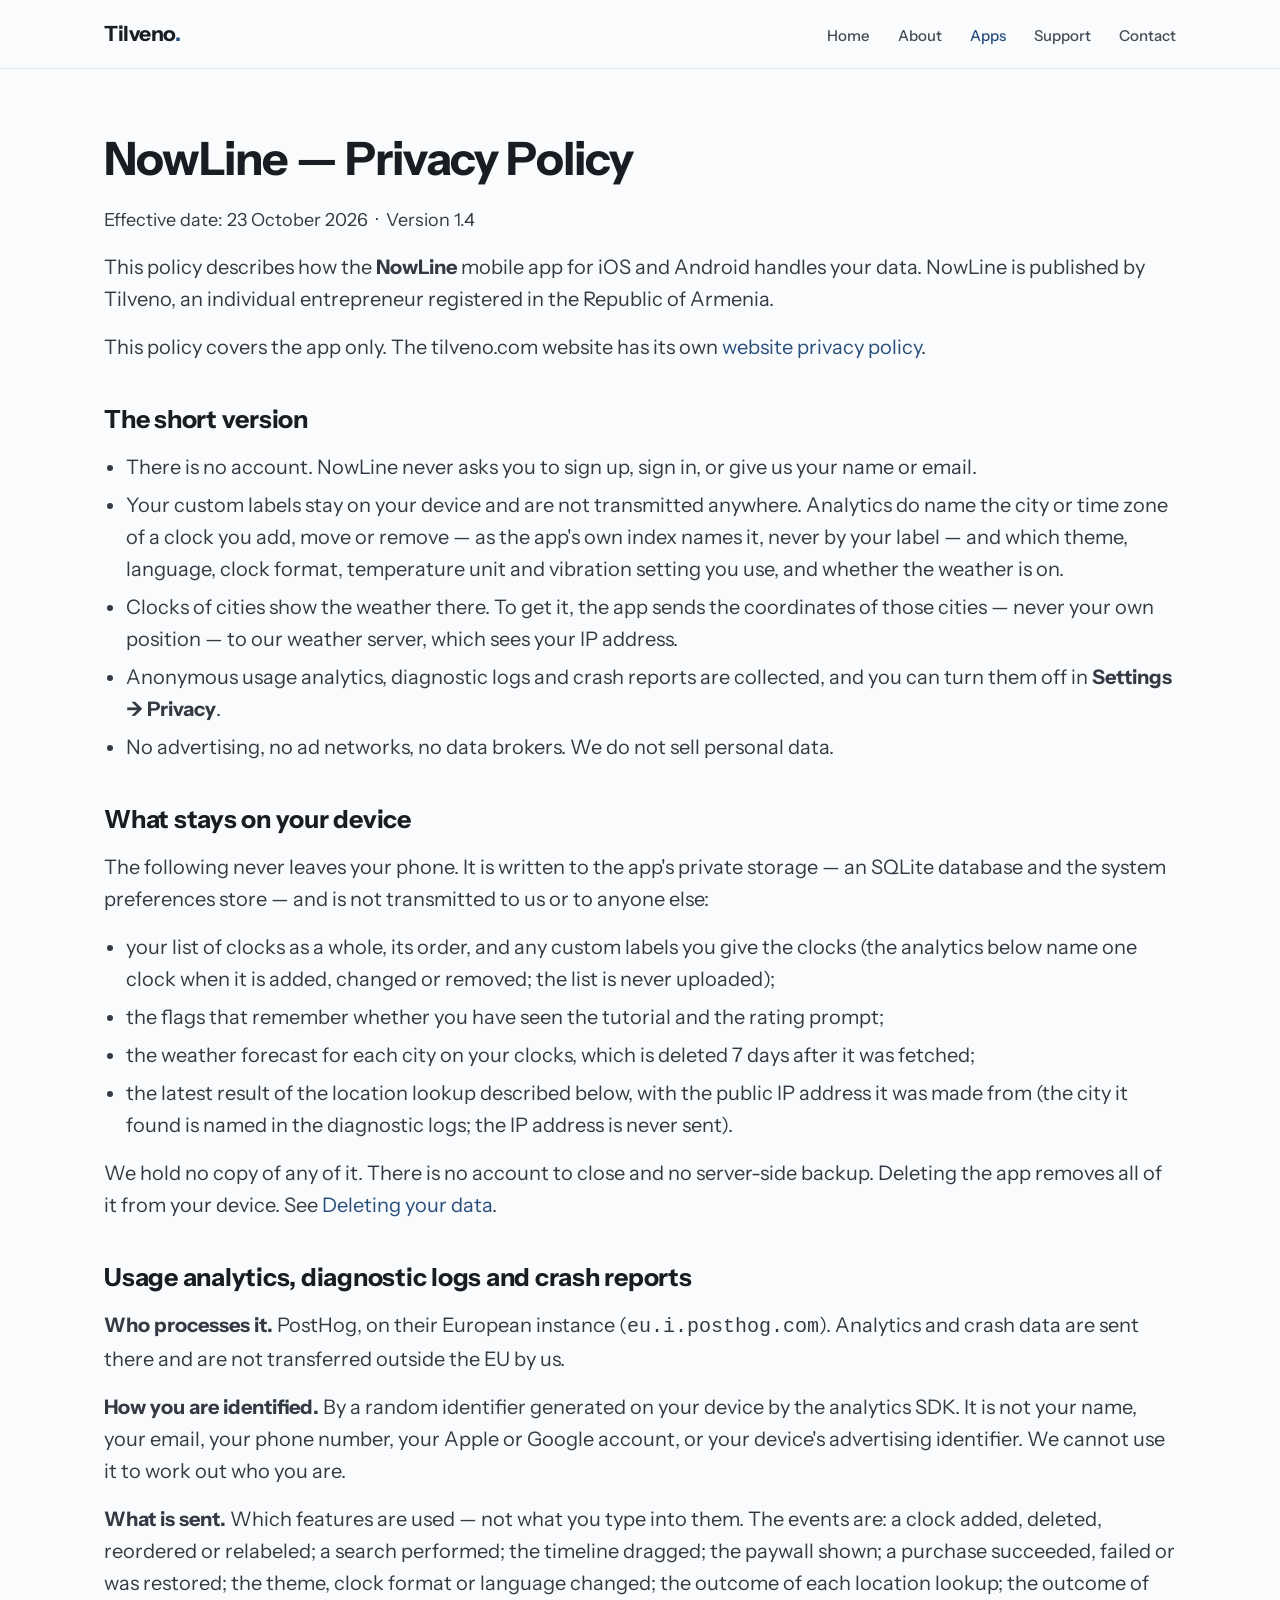
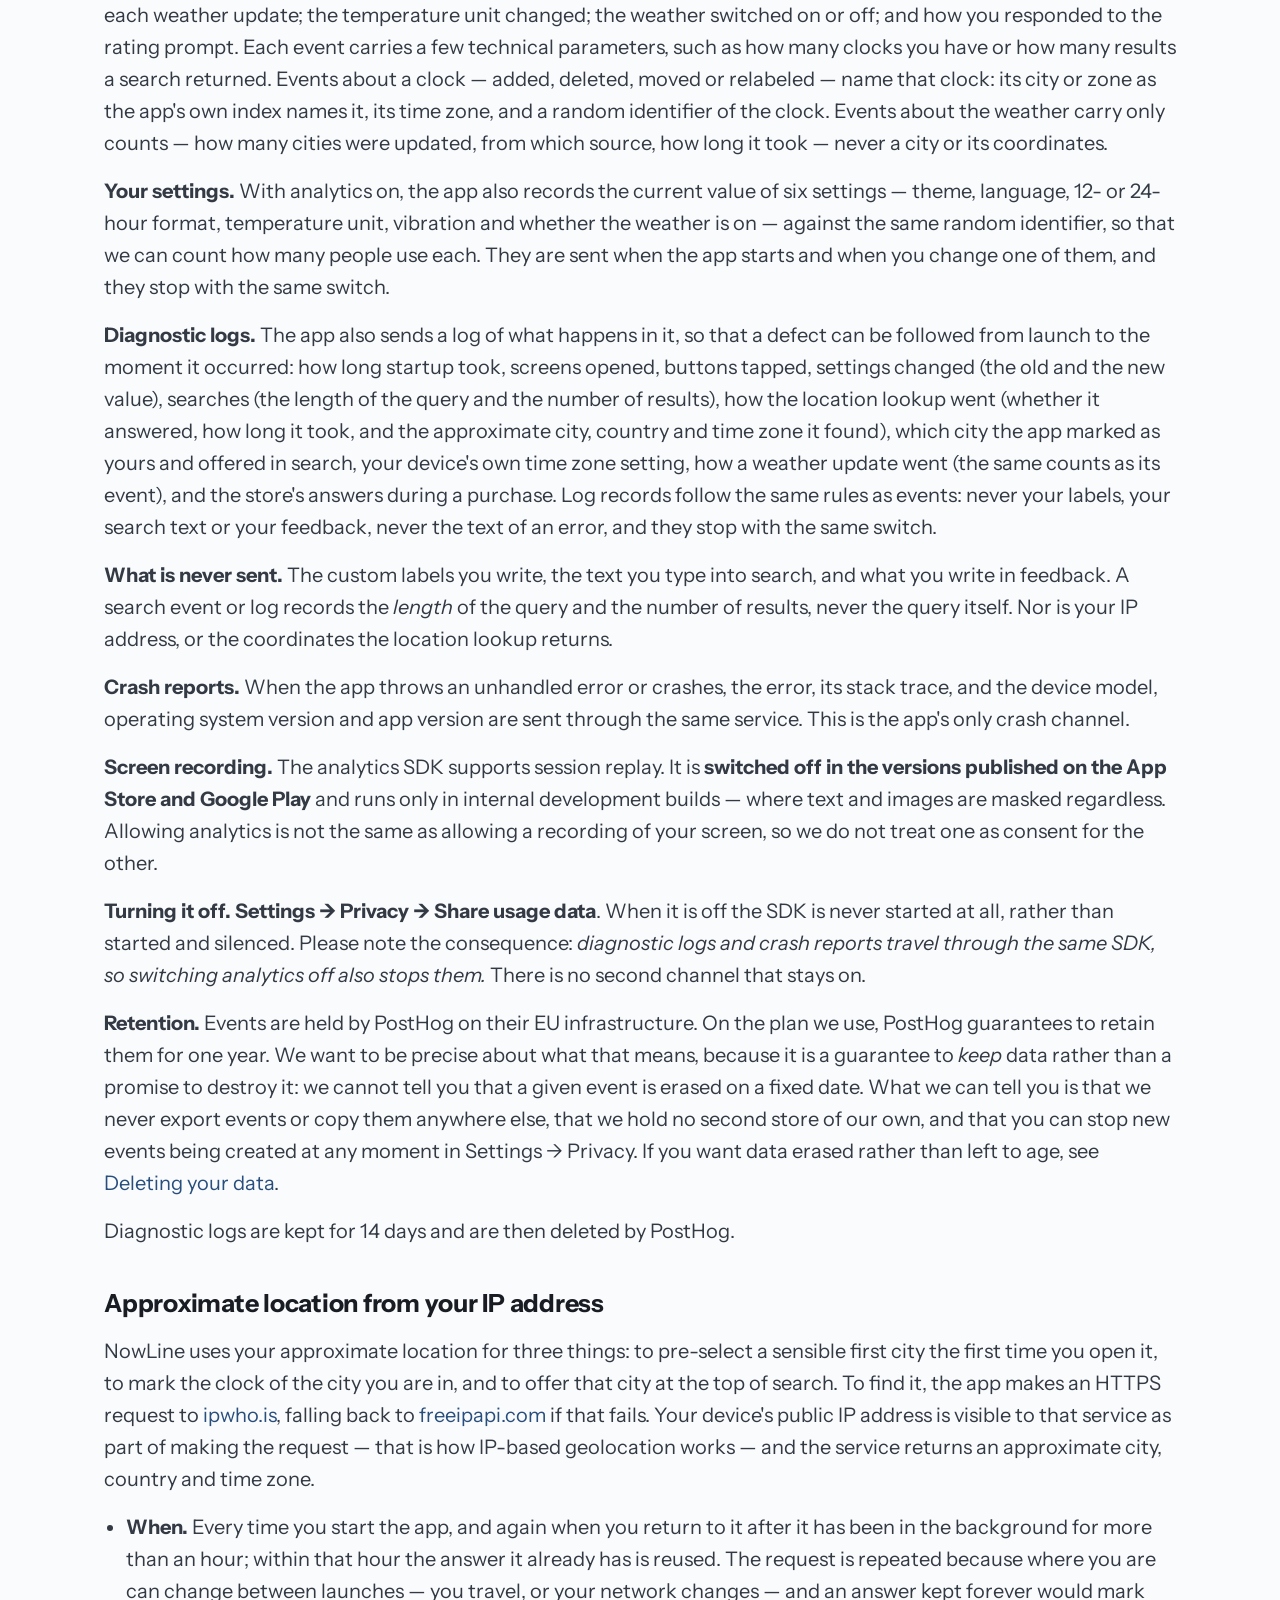
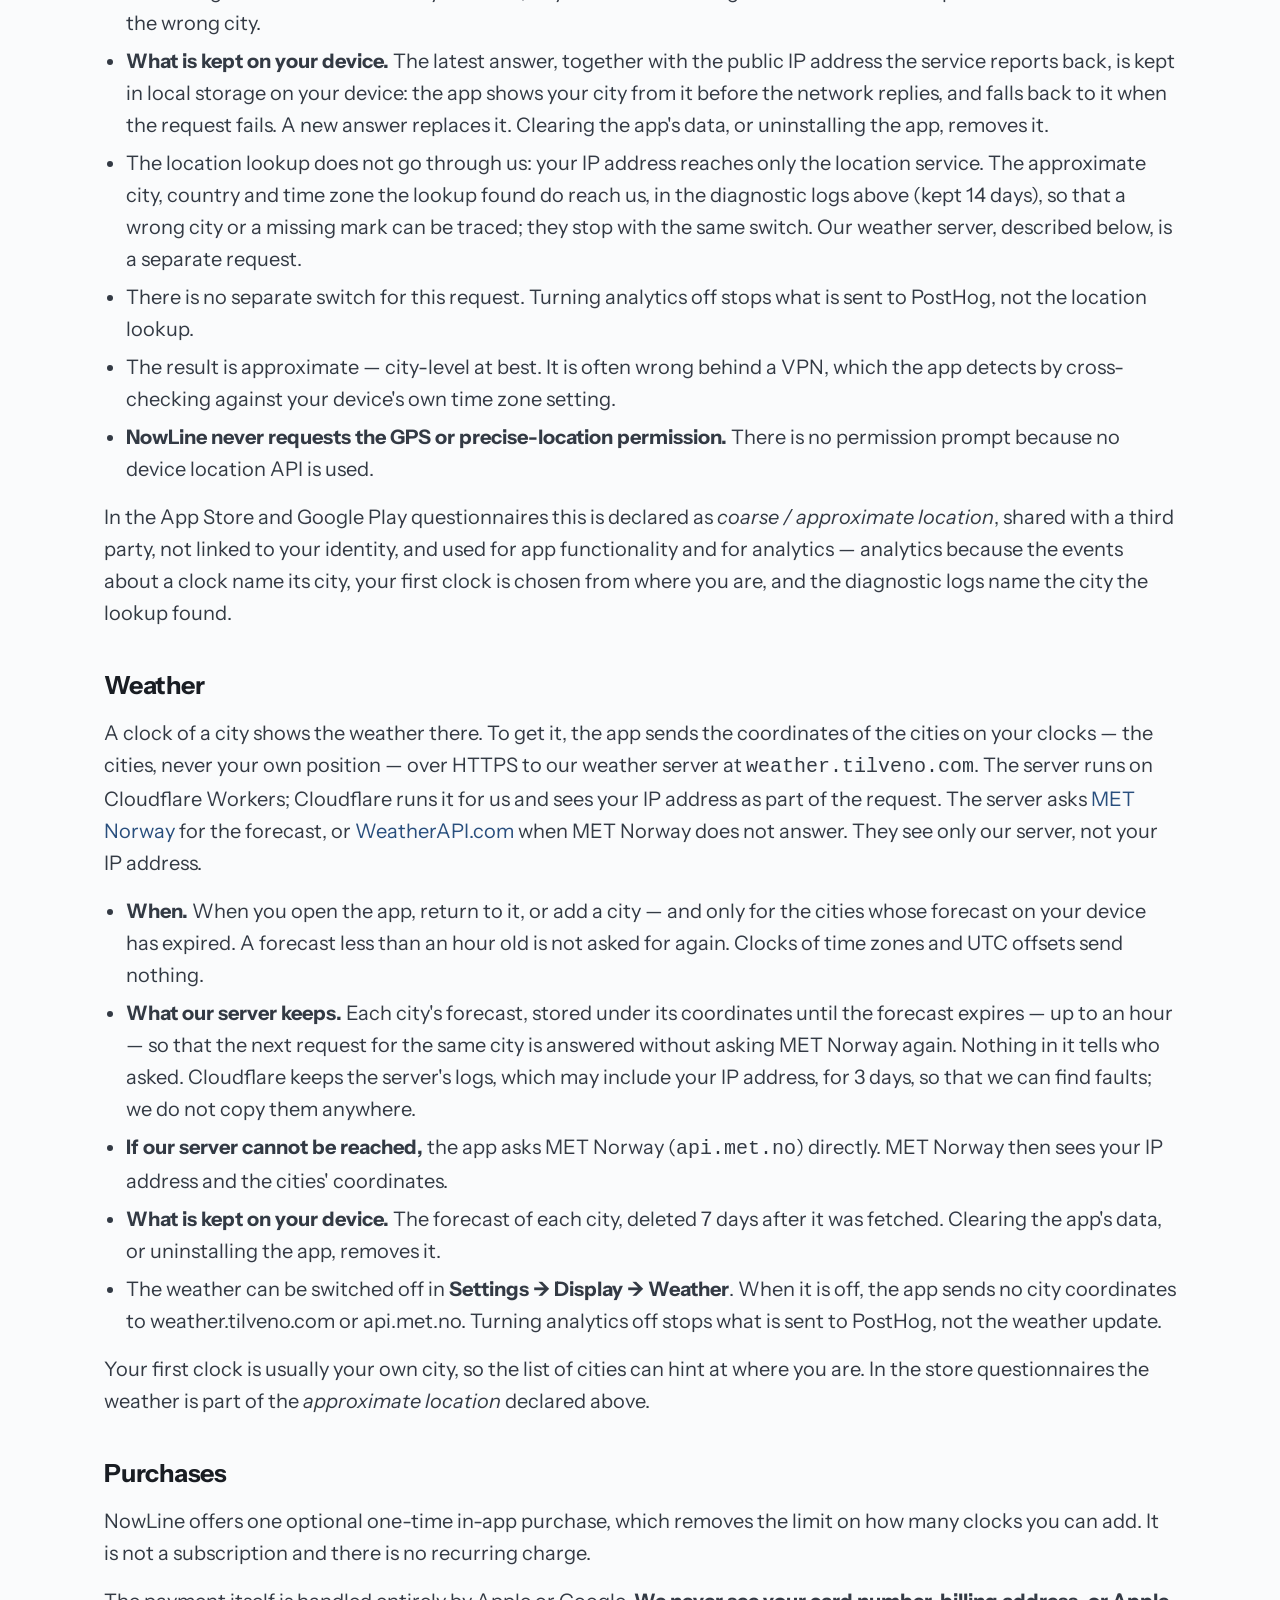
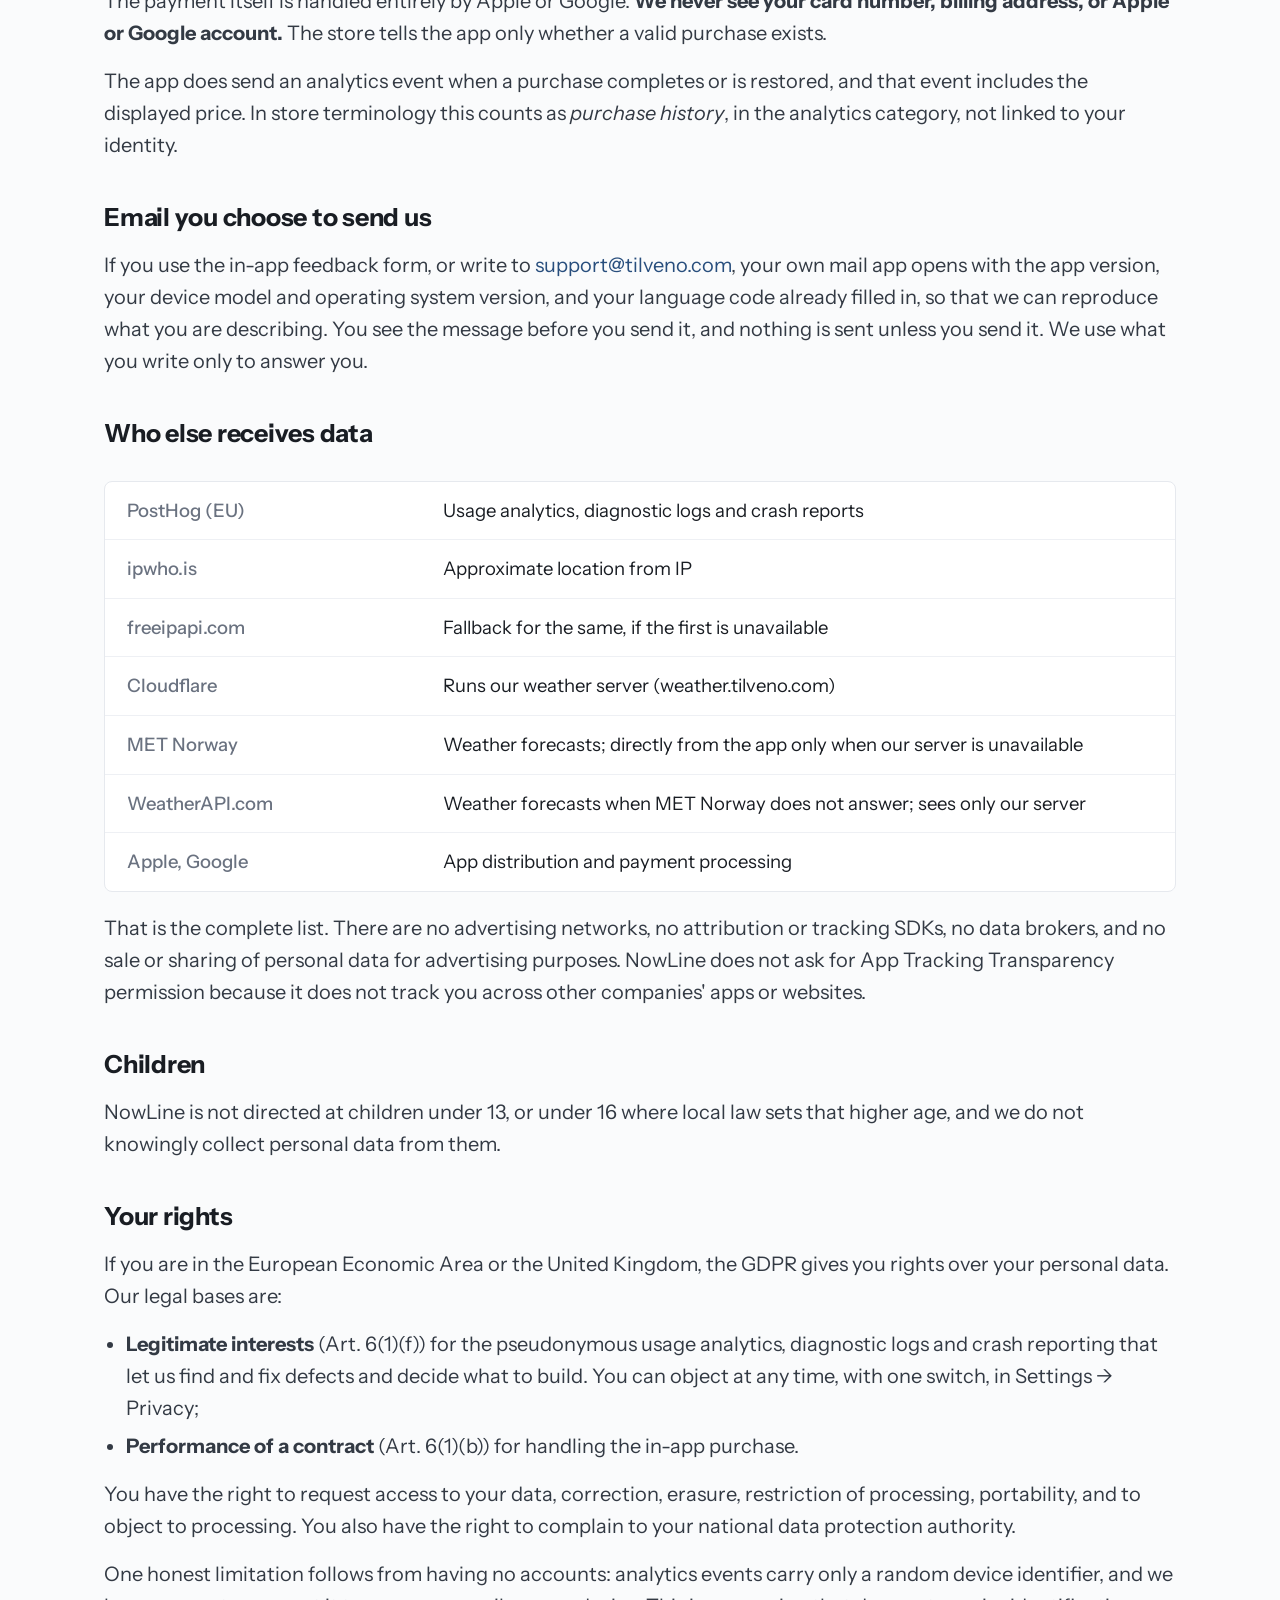
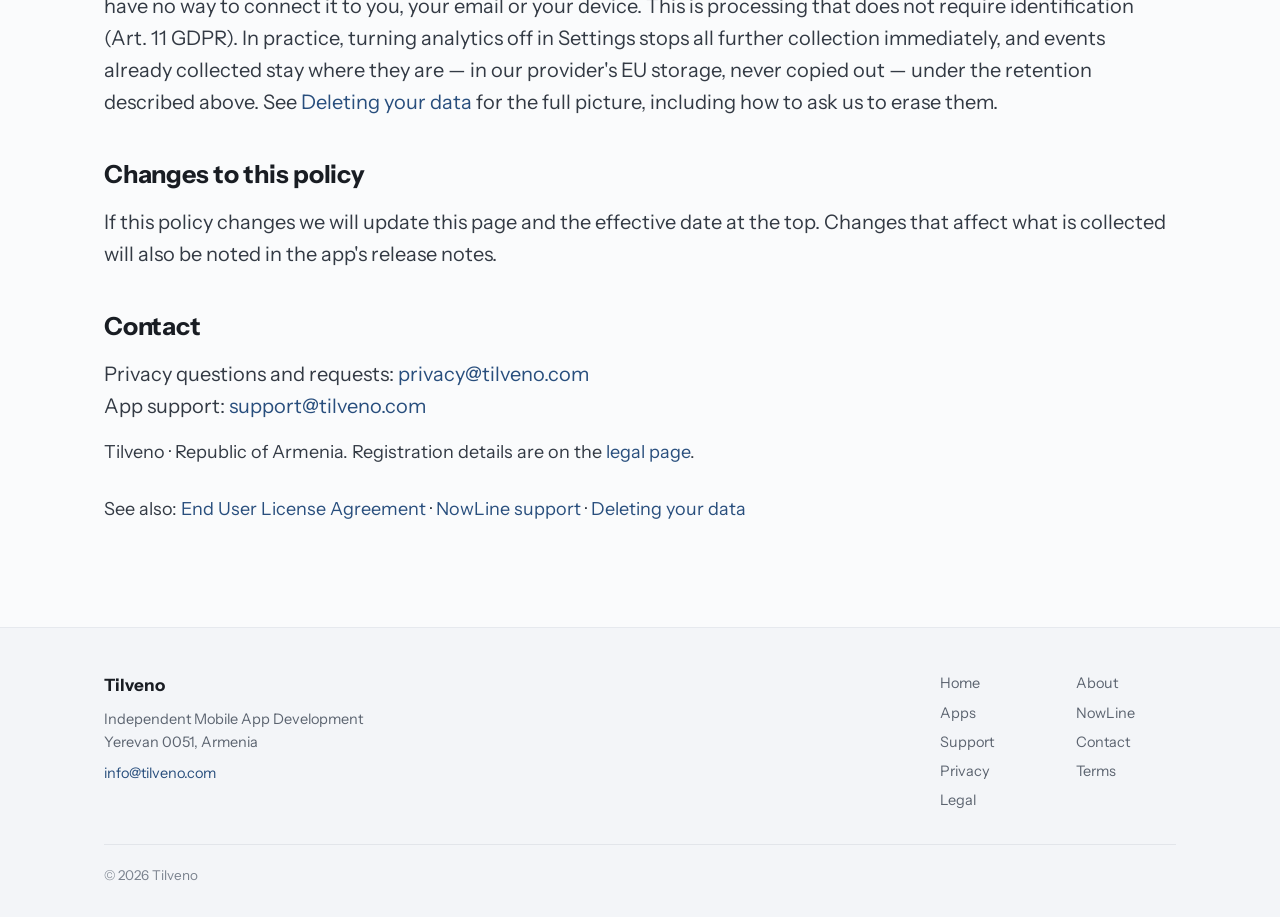
<file: apps/nowline/privacy/index.html>
<!DOCTYPE html>
<html lang="en">
<head>
<meta charset="utf-8">
<meta name="viewport" content="width=device-width, initial-scale=1">
<meta name="theme-color" content="#fafbfc">
<title>NowLine Privacy Policy — Tilveno</title>
<meta name="description" content="Privacy Policy for the NowLine mobile app: what stays on your device, what analytics are collected, and how to turn them off.">
<meta property="og:title" content="NowLine Privacy Policy — Tilveno">
<meta property="og:description" content="Privacy Policy for the NowLine mobile app: what stays on your device, what analytics are collected, and how to turn them off.">
<meta property="og:url" content="https://tilveno.com/apps/nowline/privacy/">
<meta property="og:type" content="website">
<meta property="og:site_name" content="Tilveno">
<meta property="og:image" content="https://tilveno.com/assets/og.png">
<meta property="og:image:width" content="1200">
<meta property="og:image:height" content="630">
<meta property="og:image:alt" content="Tilveno — independent mobile app development">
<meta name="twitter:card" content="summary_large_image">
<link rel="canonical" href="https://tilveno.com/apps/nowline/privacy/">
<link rel="icon" type="image/svg+xml" href="../../../favicon.svg">
<link rel="apple-touch-icon" href="../../../assets/apple-touch-icon.png">
<link rel="preconnect" href="https://fonts.googleapis.com">
<link rel="preconnect" href="https://fonts.gstatic.com" crossorigin>
<link href="https://fonts.googleapis.com/css2?family=Instrument+Sans:wght@400;500;600;700&display=swap" rel="stylesheet">
<link rel="stylesheet" href="../../../assets/site.css">
</head>
<body>
<header><div class="wrap nav">
<a class="brand" href="../../../">Tilveno<span>.</span></a>
<nav><ul><li><a href="../../../">Home</a></li><li><a href="../../../about/">About</a></li><li><a href="../../../apps/" class="on">Apps</a></li><li><a href="../../../support/">Support</a></li><li><a href="../../../contact/">Contact</a></li></ul></nav>
</div></header>
<main><div class="wrap">

<h1>NowLine — Privacy Policy</h1>
<div class="prose">
<p class="muted">Effective date: 23 October 2026 &nbsp;&middot;&nbsp; Version 1.4</p>

<p>This policy describes how the <strong>NowLine</strong> mobile app for iOS and Android handles your
data. NowLine is published by Tilveno, an individual entrepreneur registered in the Republic of
Armenia.</p>

<p>This policy covers the app only. The tilveno.com website has its own
<a href="../../../privacy/">website privacy policy</a>.</p>

<h2>The short version</h2>
<ul>
<li>There is no account. NowLine never asks you to sign up, sign in, or give us your name or email.</li>
<li>Your custom labels stay on your device and are not transmitted anywhere. Analytics do name the
    city or time zone of a clock you add, move or remove — as the app's own index names it, never
    by your label — and which theme, language, clock format, temperature unit and vibration
    setting you use, and whether the weather is on.</li>
<li>Clocks of cities show the weather there. To get it, the app sends the coordinates of those
    cities — never your own position — to our weather server, which sees your IP address.</li>
<li>Anonymous usage analytics, diagnostic logs and crash reports are collected, and you can turn
    them off in
    <strong>Settings &rarr; Privacy</strong>.</li>
<li>No advertising, no ad networks, no data brokers. We do not sell personal data.</li>
</ul>

<h2>What stays on your device</h2>
<p>The following never leaves your phone. It is written to the app's private storage — an SQLite
database and the system preferences store — and is not transmitted to us or to anyone else:</p>
<ul>
<li>your list of clocks as a whole, its order, and any custom labels you give the clocks (the
    analytics below name one clock when it is added, changed or removed; the list is never
    uploaded);</li>
<li>the flags that remember whether you have seen the tutorial and the rating prompt;</li>
<li>the weather forecast for each city on your clocks, which is deleted 7 days after it was
    fetched;</li>
<li>the latest result of the location lookup described below, with the public IP address it was
    made from (the city it found is named in the diagnostic logs; the IP address is never
    sent).</li>
</ul>
<p>We hold no copy of any of it. There is no account to close and no server-side backup. Deleting
the app removes all of it from your device. See <a href="../delete-data/">Deleting your data</a>.</p>

<h2>Usage analytics, diagnostic logs and crash reports</h2>
<p><strong>Who processes it.</strong> PostHog, on their European instance
(<code>eu.i.posthog.com</code>). Analytics and crash data are sent there and are not transferred
outside the EU by us.</p>

<p><strong>How you are identified.</strong> By a random identifier generated on your device by the
analytics SDK. It is not your name, your email, your phone number, your Apple or Google account, or
your device's advertising identifier. We cannot use it to work out who you are.</p>

<p><strong>What is sent.</strong> Which features are used — not what you type into them. The events
are: a clock added, deleted, reordered or relabeled; a search performed; the timeline dragged;
the paywall shown; a purchase succeeded, failed or was restored; the theme, clock format or
language changed; the outcome of each location lookup; the outcome of each weather update; the
temperature unit changed; the weather switched on or off; and how you responded to the
rating prompt. Each event carries a few technical parameters, such as how many clocks you have or
how many results a search returned. Events about a clock — added, deleted, moved or relabeled —
name that clock: its city or zone as the app's own index names it, its time zone, and a random
identifier of the clock. Events about the weather carry only counts — how many cities were
updated, from which source, how long it took — never a city or its coordinates.</p>

<p><strong>Your settings.</strong> With analytics on, the app also records the current value of
six settings — theme, language, 12- or 24-hour format, temperature unit, vibration and whether the
weather is on — against the same random identifier, so that we can count how many people use each.
They are sent when the app starts and when you change one of them, and they stop with the same
switch.</p>

<p><strong>Diagnostic logs.</strong> The app also sends a log of what happens in it, so that a
defect can be followed from launch to the moment it occurred: how long startup took, screens
opened, buttons tapped, settings changed (the old and the new value), searches (the length of the
query and the number of results), how the location lookup went (whether it answered, how long
it took, and the approximate city, country and time zone it found), which city the app marked
as yours and offered in search, your device's own time zone setting, how a weather update went
(the same counts as its event), and the store's answers
during a purchase. Log records
follow the same rules as events: never your labels, your search text or your feedback, never the
text of an error, and they stop with the same switch.</p>

<p><strong>What is never sent.</strong> The custom labels you write, the text you type into search,
and what you write in feedback. A search event or log records the <em>length</em> of the query and
the number of results, never the query itself. Nor is your IP address, or the coordinates the location lookup
returns.</p>

<p><strong>Crash reports.</strong> When the app throws an unhandled error or crashes, the error, its
stack trace, and the device model, operating system version and app version are sent through the
same service. This is the app's only crash channel.</p>

<p><strong>Screen recording.</strong> The analytics SDK supports session replay. It is
<strong>switched off in the versions published on the App Store and Google Play</strong> and runs
only in internal development builds — where text and images are masked regardless. Allowing
analytics is not the same as allowing a recording of your screen, so we do not treat one as consent
for the other.</p>

<p><strong>Turning it off.</strong> <strong>Settings &rarr; Privacy &rarr; Share usage data</strong>. When
it is off the SDK is never started at all, rather than started and silenced. Please note the
consequence: <em>diagnostic logs and crash reports travel through the same SDK, so switching
analytics off also stops them.</em> There is no second channel that stays on.</p>

<p><strong>Retention.</strong> Events are held by PostHog on their EU infrastructure. On the plan we
use, PostHog guarantees to retain them for one year. We want to be precise about what that means,
because it is a guarantee to <em>keep</em> data rather than a promise to destroy it: we cannot tell
you that a given event is erased on a fixed date. What we can tell you is that we never export
events or copy them anywhere else, that we hold no second store of our own, and that you can stop
new events being created at any moment in Settings &rarr; Privacy. If you want data erased rather
than left to age, see <a href="../delete-data/">Deleting your data</a>.</p>
<p>Diagnostic logs are kept for 14 days and are then deleted by PostHog.</p>

<h2>Approximate location from your IP address</h2>
<p>NowLine uses your approximate location for three things: to pre-select a sensible first city the
first time you open it, to mark the clock of the city you are in, and to offer that city at the top
of search. To find it, the app makes an HTTPS request to
<a href="https://ipwhois.io/privacy" rel="nofollow noopener">ipwho.is</a>, falling back to
<a href="https://freeipapi.com/" rel="nofollow noopener">freeipapi.com</a> if that fails. Your
device's public IP address is visible to that service as part of making the request — that is how
IP-based geolocation works — and the service returns an approximate city, country and time zone.</p>
<ul>
<li><strong>When.</strong> Every time you start the app, and again when you return to it after it
    has been in the background for more than an hour; within that hour the answer it already has is
    reused. The request is repeated because where you are can change between launches — you travel,
    or your network changes — and an answer kept forever would mark the wrong city.</li>
<li><strong>What is kept on your device.</strong> The latest answer, together with the public IP
    address the service reports back, is kept in local storage on your device: the app shows your
    city from it before the network replies, and falls back to it when the request fails. A new
    answer replaces it. Clearing the app's data, or uninstalling the app, removes it.</li>
<li>The location lookup does not go through us: your IP address reaches only the location
    service. The approximate city, country and time zone the lookup found do reach us, in the
    diagnostic logs above (kept 14 days), so that a wrong city or a missing mark can be traced;
    they stop with the same switch. Our weather server, described below, is a separate
    request.</li>
<li>There is no separate switch for this request. Turning analytics off stops what is sent to
    PostHog, not the location lookup.</li>
<li>The result is approximate — city-level at best. It is often wrong behind a VPN, which the app
    detects by cross-checking against your device's own time zone setting.</li>
<li><strong>NowLine never requests the GPS or precise-location permission.</strong> There is no
    permission prompt because no device location API is used.</li>
</ul>
<p>In the App Store and Google Play questionnaires this is declared as <em>coarse / approximate
location</em>, shared with a third party, not linked to your identity, and used for app
functionality and for analytics — analytics because the events about a clock name its city, your first clock is chosen from
where you are, and the diagnostic logs name the city the lookup found.</p>

<h2>Weather</h2>
<p>A clock of a city shows the weather there. To get it, the app sends the coordinates of the
cities on your clocks — the cities, never your own position — over HTTPS to our weather server at
<code>weather.tilveno.com</code>. The server runs on Cloudflare Workers; Cloudflare runs it for us
and sees your IP address as part of the request. The server asks
<a href="https://www.met.no/en/About-us/privacy" rel="nofollow noopener">MET Norway</a> for the
forecast, or <a href="https://www.weatherapi.com/privacy.aspx" rel="nofollow noopener">WeatherAPI.com</a>
when MET Norway does not answer. They see only our server, not your IP address.</p>
<ul>
<li><strong>When.</strong> When you open the app, return to it, or add a city — and only for the
    cities whose forecast on your device has expired. A forecast less than an hour old is not
    asked for again. Clocks of time zones and UTC offsets send nothing.</li>
<li><strong>What our server keeps.</strong> Each city's forecast, stored under its coordinates
    until the forecast expires — up to an hour — so that the next request for the same city is
    answered without asking MET Norway again. Nothing in it tells who asked. Cloudflare keeps the
    server's logs, which may include your IP address, for 3 days, so that we can find faults; we
    do not copy them anywhere.</li>
<li><strong>If our server cannot be reached,</strong> the app asks MET Norway
    (<code>api.met.no</code>) directly. MET Norway then sees your IP address and the cities'
    coordinates.</li>
<li><strong>What is kept on your device.</strong> The forecast of each city, deleted 7 days after
    it was fetched. Clearing the app's data, or uninstalling the app, removes it.</li>
<li>The weather can be switched off in <strong>Settings &rarr; Display &rarr; Weather</strong>.
    When it is off, the app sends no city coordinates to weather.tilveno.com or api.met.no.
    Turning analytics off stops what is sent to PostHog, not the weather update.</li>
</ul>
<p>Your first clock is usually your own city, so the list of cities can hint at where you are. In
the store questionnaires the weather is part of the <em>approximate location</em> declared above.</p>

<h2>Purchases</h2>
<p>NowLine offers one optional one-time in-app purchase, which removes the limit on how many clocks
you can add. It is not a subscription and there is no recurring charge.</p>
<p>The payment itself is handled entirely by Apple or Google. <strong>We never see your card
number, billing address, or Apple or Google account.</strong> The store tells the app only whether a
valid purchase exists.</p>
<p>The app does send an analytics event when a purchase completes or is restored, and that event
includes the displayed price. In store terminology this counts as <em>purchase history</em>, in the
analytics category, not linked to your identity.</p>

<h2>Email you choose to send us</h2>
<p>If you use the in-app feedback form, or write to <a href="mailto:support@tilveno.com">support@tilveno.com</a>,
your own mail app opens with the app version, your device model and operating system version, and
your language code already filled in, so that we can reproduce what you are describing. You see the
message before you send it, and nothing is sent unless you send it. We use what you write only to
answer you.</p>

<h2>Who else receives data</h2>
<div class="kv">
<div><dt>PostHog (EU)</dt><dd>Usage analytics, diagnostic logs and crash reports</dd></div>
<div><dt>ipwho.is</dt><dd>Approximate location from IP</dd></div>
<div><dt>freeipapi.com</dt><dd>Fallback for the same, if the first is unavailable</dd></div>
<div><dt>Cloudflare</dt><dd>Runs our weather server (weather.tilveno.com)</dd></div>
<div><dt>MET Norway</dt><dd>Weather forecasts; directly from the app only when our server is unavailable</dd></div>
<div><dt>WeatherAPI.com</dt><dd>Weather forecasts when MET Norway does not answer; sees only our server</dd></div>
<div><dt>Apple, Google</dt><dd>App distribution and payment processing</dd></div>
</div>
<p style="margin-top:20px">That is the complete list. There are no advertising networks, no
attribution or tracking SDKs, no data brokers, and no sale or sharing of personal data for
advertising purposes. NowLine does not ask for App Tracking Transparency permission because it does
not track you across other companies' apps or websites.</p>

<h2>Children</h2>
<p>NowLine is not directed at children under 13, or under 16 where local law sets that higher age,
and we do not knowingly collect personal data from them.</p>

<h2>Your rights</h2>
<p>If you are in the European Economic Area or the United Kingdom, the GDPR gives you rights over
your personal data. Our legal bases are:</p>
<ul>
<li><strong>Legitimate interests</strong> (Art. 6(1)(f)) for the pseudonymous usage analytics,
    diagnostic logs and crash reporting that let us find and fix defects and decide what to build. You can object at
    any time, with one switch, in Settings &rarr; Privacy;</li>
<li><strong>Performance of a contract</strong> (Art. 6(1)(b)) for handling the in-app purchase.</li>
</ul>
<p>You have the right to request access to your data, correction, erasure, restriction of
processing, portability, and to object to processing. You also have the right to complain to your
national data protection authority.</p>
<p>One honest limitation follows from having no accounts: analytics events carry only a random
device identifier, and we have no way to connect it to you, your email or your device. This is
processing that does not require identification (Art. 11 GDPR). In practice, turning analytics off
in Settings stops all further collection immediately, and events already collected stay where they
are — in our provider's EU storage, never copied out — under the retention described above. See
<a href="../delete-data/">Deleting your data</a> for the full picture, including how to ask us to
erase them.</p>

<h2>Changes to this policy</h2>
<p>If this policy changes we will update this page and the effective date at the top. Changes that
affect what is collected will also be noted in the app's release notes.</p>

<h2>Contact</h2>
<p>Privacy questions and requests: <a href="mailto:privacy@tilveno.com">privacy@tilveno.com</a><br>
App support: <a href="mailto:support@tilveno.com">support@tilveno.com</a></p>
<p class="muted">Tilveno &middot; Republic of Armenia. Registration details are on the
<a href="../../../legal/">legal page</a>.</p>

<p class="muted" style="margin-top:28px">See also: <a href="../terms/">End User License
Agreement</a> &middot; <a href="../support/">NowLine support</a> &middot;
<a href="../delete-data/">Deleting your data</a></p>
</div>
</div></main>
<footer><div class="wrap">
<div class="fcols">
<div>
<div class="fbrand">Tilveno</div>
<div>Independent Mobile App Development</div>
<div>Yerevan 0051, Armenia</div>
<div style="margin-top:8px"><a href="mailto:info@tilveno.com">info@tilveno.com</a></div>
</div>
<ul><li><a href="../../../">Home</a></li><li><a href="../../../about/">About</a></li><li><a href="../../../apps/">Apps</a></li><li><a href="../../../apps/nowline/">NowLine</a></li><li><a href="../../../support/">Support</a></li><li><a href="../../../contact/">Contact</a></li><li><a href="../../../privacy/">Privacy</a></li><li><a href="../../../terms/">Terms</a></li><li><a href="../../../legal/">Legal</a></li></ul>
</div>
<div class="legalline">&copy; 2026 Tilveno</div>
</div></footer>
<script>(function(){if(/tilveno\.com|github\.io$/.test(location.hostname))return;document.addEventListener('click',function(e){var a=e.target.closest('a');if(!a)return;var h=a.getAttribute('href');if(!h||/^(https?:|mailto:|#)/.test(h))return;if(/\/$|^\.\.?\/?$/.test(h)){e.preventDefault();location.href=h.replace(/\/?$/,'/')+'index.html';}});})();</script>
</body>
</html>
</file>
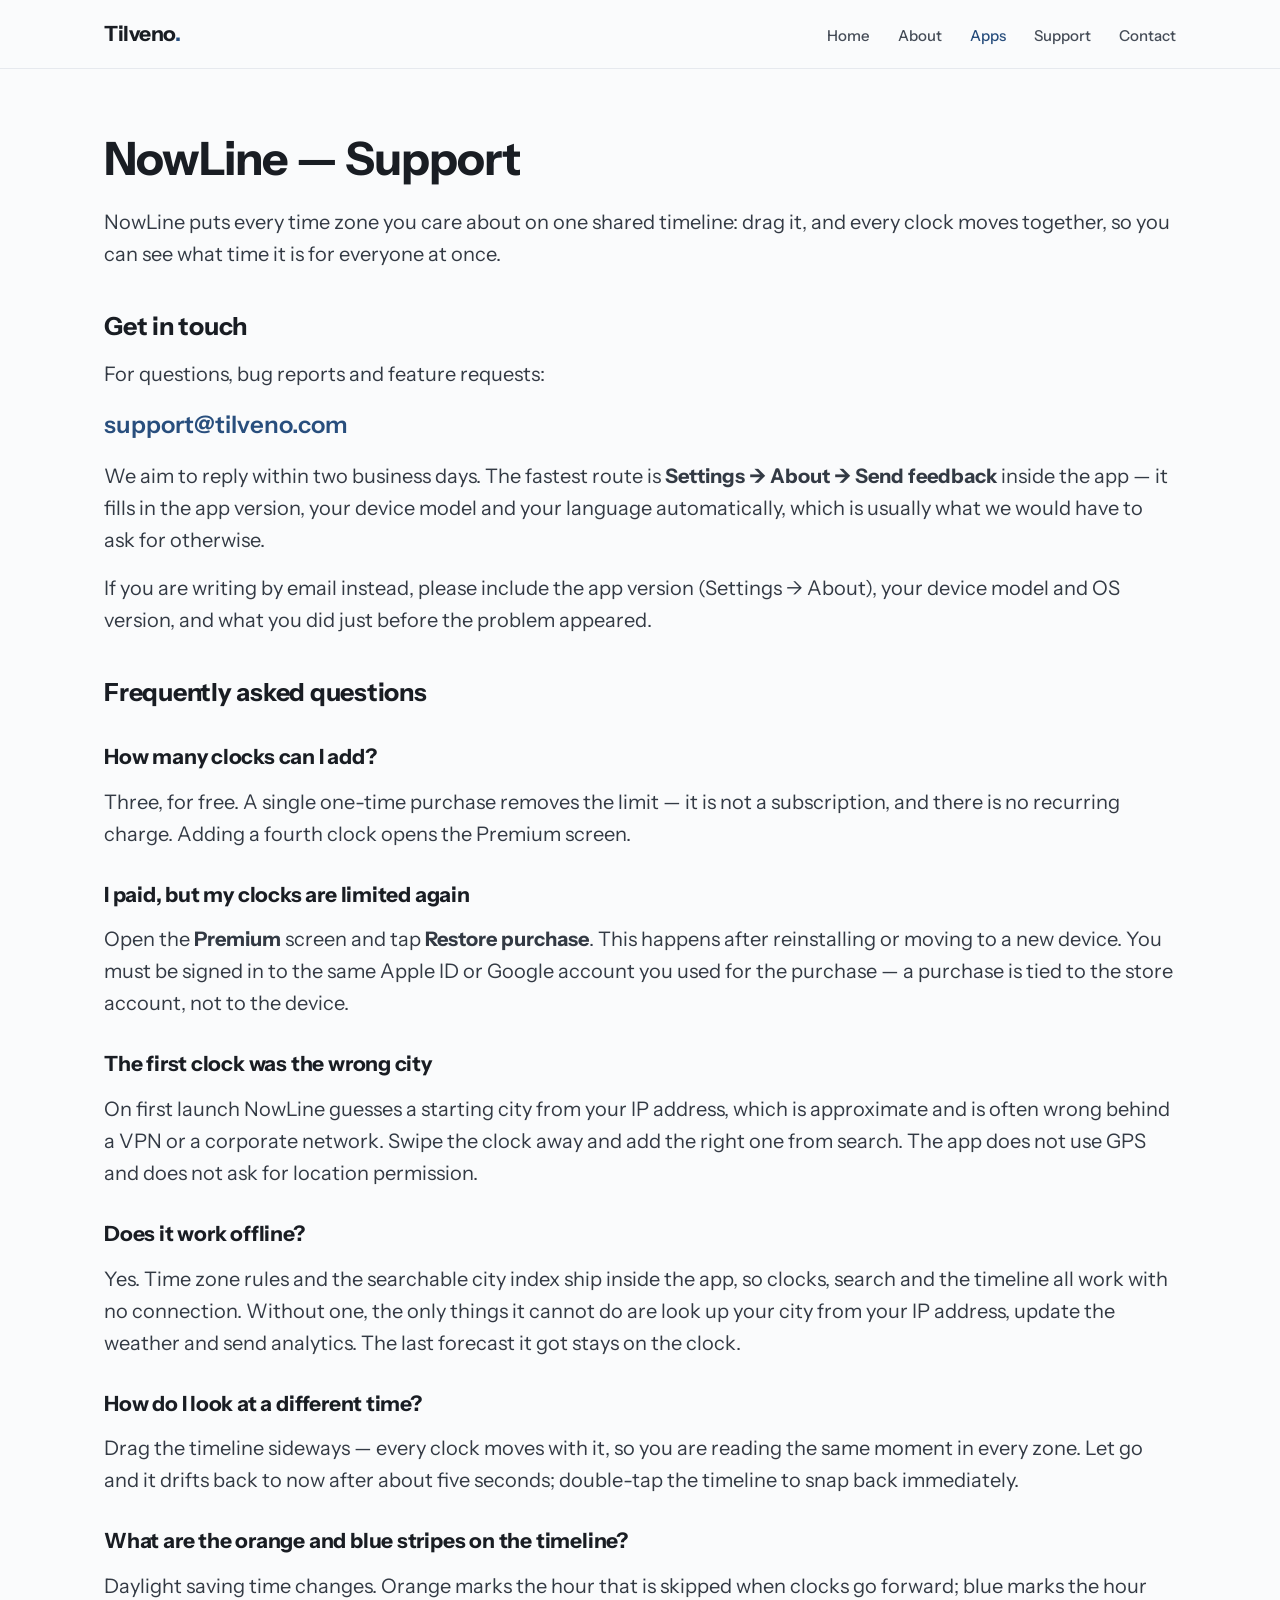
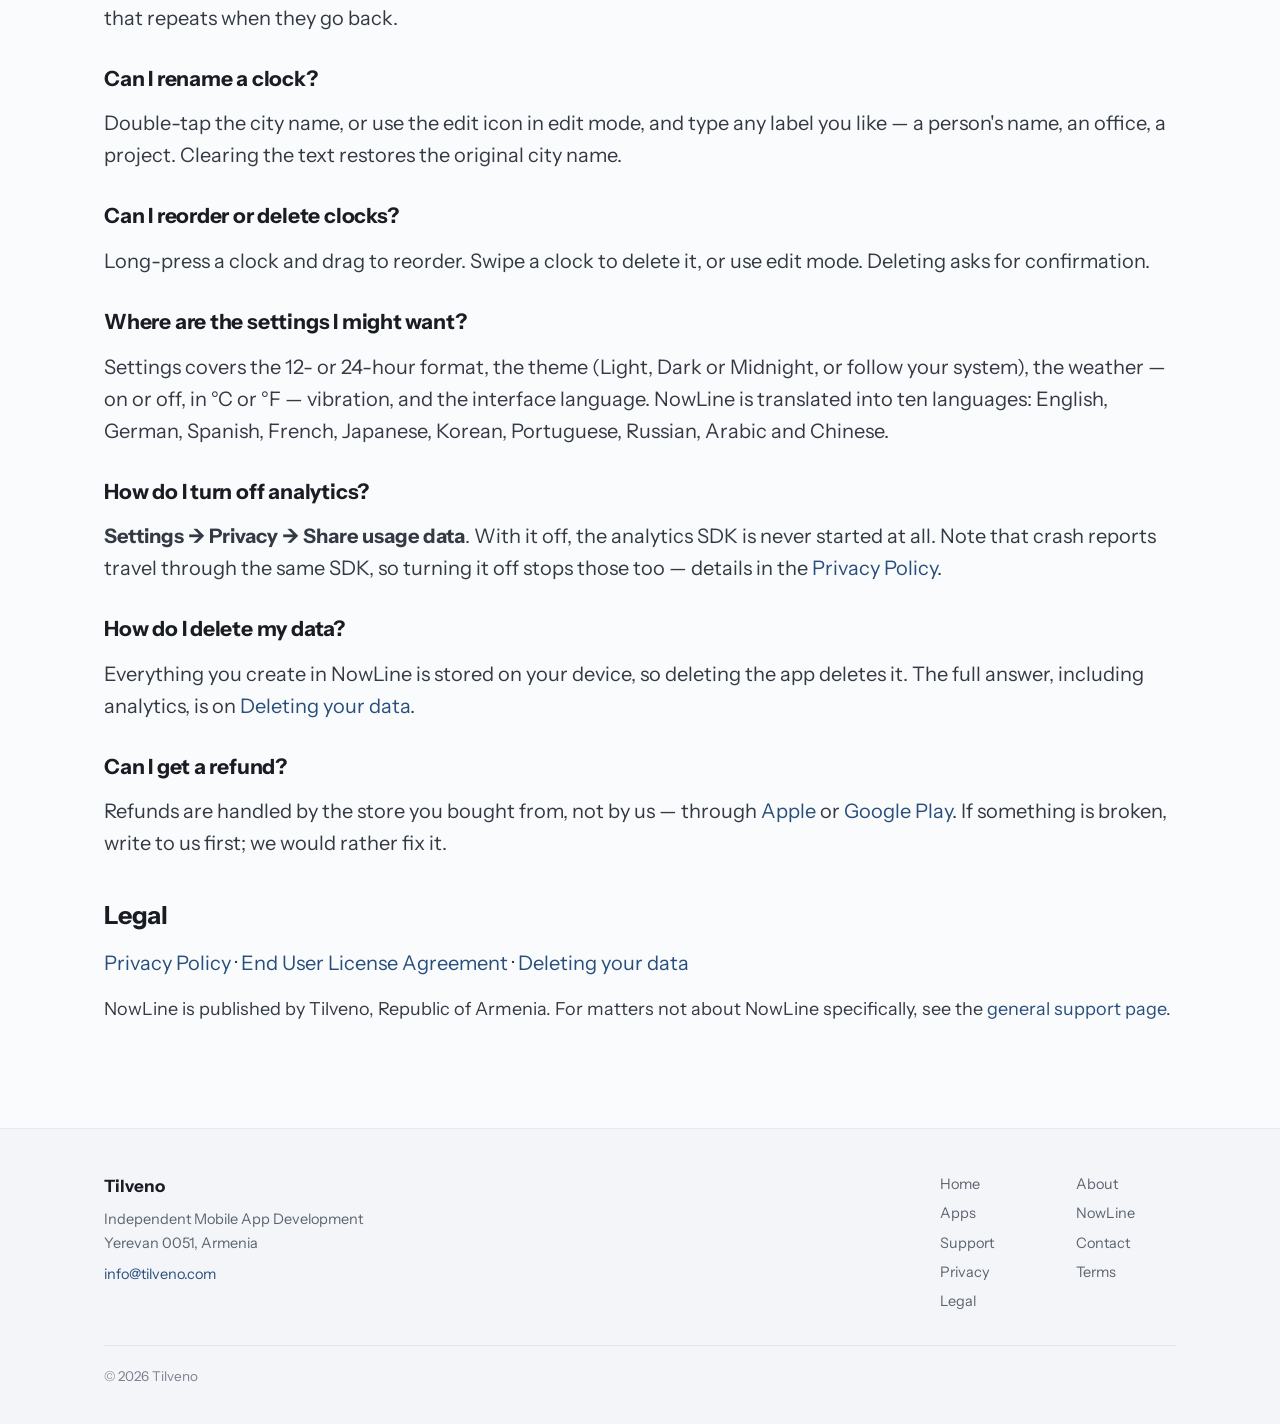
<file: apps/nowline/support/index.html>
<!DOCTYPE html>
<html lang="en">
<head>
<meta charset="utf-8">
<meta name="viewport" content="width=device-width, initial-scale=1">
<meta name="theme-color" content="#fafbfc">
<title>NowLine Support — Tilveno</title>
<meta name="description" content="Support and frequently asked questions for NowLine, the world clock app that puts every time zone on one shared timeline.">
<meta property="og:title" content="NowLine Support — Tilveno">
<meta property="og:description" content="Support and frequently asked questions for NowLine, the world clock app that puts every time zone on one shared timeline.">
<meta property="og:url" content="https://tilveno.com/apps/nowline/support/">
<meta property="og:type" content="website">
<meta property="og:site_name" content="Tilveno">
<meta property="og:image" content="https://tilveno.com/assets/og.png">
<meta property="og:image:width" content="1200">
<meta property="og:image:height" content="630">
<meta property="og:image:alt" content="Tilveno — independent mobile app development">
<meta name="twitter:card" content="summary_large_image">
<link rel="canonical" href="https://tilveno.com/apps/nowline/support/">
<link rel="icon" type="image/svg+xml" href="../../../favicon.svg">
<link rel="apple-touch-icon" href="../../../assets/apple-touch-icon.png">
<link rel="preconnect" href="https://fonts.googleapis.com">
<link rel="preconnect" href="https://fonts.gstatic.com" crossorigin>
<link href="https://fonts.googleapis.com/css2?family=Instrument+Sans:wght@400;500;600;700&display=swap" rel="stylesheet">
<link rel="stylesheet" href="../../../assets/site.css">
</head>
<body>
<header><div class="wrap nav">
<a class="brand" href="../../../">Tilveno<span>.</span></a>
<nav><ul><li><a href="../../../">Home</a></li><li><a href="../../../about/">About</a></li><li><a href="../../../apps/" class="on">Apps</a></li><li><a href="../../../support/">Support</a></li><li><a href="../../../contact/">Contact</a></li></ul></nav>
</div></header>
<main><div class="wrap">

<h1>NowLine — Support</h1>
<div class="prose">
<p>NowLine puts every time zone you care about on one shared timeline: drag it, and every clock
moves together, so you can see what time it is for everyone at once.</p>

<h2>Get in touch</h2>
<p>For questions, bug reports and feature requests:</p>
<p style="font-size:24px;font-weight:600"><a href="mailto:support@tilveno.com">support@tilveno.com</a></p>
<p>We aim to reply within two business days. The fastest route is
<strong>Settings &rarr; About &rarr; Send feedback</strong> inside the app — it fills in the app
version, your device model and your language automatically, which is usually what we would have to
ask for otherwise.</p>
<p>If you are writing by email instead, please include the app version (Settings &rarr; About),
your device model and OS version, and what you did just before the problem appeared.</p>

<h2>Frequently asked questions</h2>

<h3 style="font-size:21px;margin:28px 0 12px;letter-spacing:-0.01em">How many clocks can I add?</h3>
<p>Three, for free. A single one-time purchase removes the limit — it is not a subscription, and
there is no recurring charge. Adding a fourth clock opens the Premium screen.</p>

<h3 style="font-size:21px;margin:28px 0 12px;letter-spacing:-0.01em">I paid, but my clocks are limited again</h3>
<p>Open the <strong>Premium</strong> screen and tap <strong>Restore purchase</strong>. This happens
after reinstalling or moving to a new device. You must be signed in to the same Apple ID or Google
account you used for the purchase — a purchase is tied to the store account, not to the device.</p>

<h3 style="font-size:21px;margin:28px 0 12px;letter-spacing:-0.01em">The first clock was the wrong city</h3>
<p>On first launch NowLine guesses a starting city from your IP address, which is approximate and is
often wrong behind a VPN or a corporate network. Swipe the clock away and add the right one from
search. The app does not use GPS and does not ask for location permission.</p>

<h3 style="font-size:21px;margin:28px 0 12px;letter-spacing:-0.01em">Does it work offline?</h3>
<p>Yes. Time zone rules and the searchable city index ship inside the app, so clocks, search and the
timeline all work with no connection. Without one, the only things it cannot do are look up your city from your
IP address, update the weather and send analytics. The last forecast it got stays on the
clock.</p>

<h3 style="font-size:21px;margin:28px 0 12px;letter-spacing:-0.01em">How do I look at a different time?</h3>
<p>Drag the timeline sideways — every clock moves with it, so you are reading the same moment in
every zone. Let go and it drifts back to now after about five seconds; double-tap the timeline to
snap back immediately.</p>

<h3 style="font-size:21px;margin:28px 0 12px;letter-spacing:-0.01em">What are the orange and blue stripes on the timeline?</h3>
<p>Daylight saving time changes. Orange marks the hour that is skipped when clocks go forward; blue
marks the hour that repeats when they go back.</p>

<h3 style="font-size:21px;margin:28px 0 12px;letter-spacing:-0.01em">Can I rename a clock?</h3>
<p>Double-tap the city name, or use the edit icon in edit mode, and type any label you like — a person's
name, an office, a project. Clearing the text restores the original city name.</p>

<h3 style="font-size:21px;margin:28px 0 12px;letter-spacing:-0.01em">Can I reorder or delete clocks?</h3>
<p>Long-press a clock and drag to reorder. Swipe a clock to delete it, or use edit mode. Deleting asks
for confirmation.</p>

<h3 style="font-size:21px;margin:28px 0 12px;letter-spacing:-0.01em">Where are the settings I might want?</h3>
<p>Settings covers the 12- or 24-hour format, the theme (Light, Dark or Midnight, or follow your system),
the weather — on or off, in °C or °F — vibration, and the interface language. NowLine is translated into ten languages: English, German,
Spanish, French, Japanese, Korean, Portuguese, Russian, Arabic and Chinese.</p>

<h3 style="font-size:21px;margin:28px 0 12px;letter-spacing:-0.01em">How do I turn off analytics?</h3>
<p><strong>Settings &rarr; Privacy &rarr; Share usage data</strong>. With it off, the analytics SDK is never started at all.
Note that crash reports travel through the same SDK, so turning it off stops those too — details in
the <a href="../privacy/">Privacy Policy</a>.</p>

<h3 style="font-size:21px;margin:28px 0 12px;letter-spacing:-0.01em">How do I delete my data?</h3>
<p>Everything you create in NowLine is stored on your device, so deleting the app deletes it. The
full answer, including analytics, is on <a href="../delete-data/">Deleting your data</a>.</p>

<h3 style="font-size:21px;margin:28px 0 12px;letter-spacing:-0.01em">Can I get a refund?</h3>
<p>Refunds are handled by the store you bought from, not by us — through
<a href="https://reportaproblem.apple.com/" rel="nofollow noopener">Apple</a> or
<a href="https://support.google.com/googleplay/answer/2479637" rel="nofollow noopener">Google Play</a>.
If something is broken, write to us first; we would rather fix it.</p>

<h2>Legal</h2>
<p><a href="../privacy/">Privacy Policy</a> &middot;
<a href="../terms/">End User License Agreement</a> &middot;
<a href="../delete-data/">Deleting your data</a></p>
<p class="muted">NowLine is published by Tilveno, Republic of Armenia. For matters not about
NowLine specifically, see the <a href="../../../support/">general support page</a>.</p>
</div>
</div></main>
<footer><div class="wrap">
<div class="fcols">
<div>
<div class="fbrand">Tilveno</div>
<div>Independent Mobile App Development</div>
<div>Yerevan 0051, Armenia</div>
<div style="margin-top:8px"><a href="mailto:info@tilveno.com">info@tilveno.com</a></div>
</div>
<ul><li><a href="../../../">Home</a></li><li><a href="../../../about/">About</a></li><li><a href="../../../apps/">Apps</a></li><li><a href="../../../apps/nowline/">NowLine</a></li><li><a href="../../../support/">Support</a></li><li><a href="../../../contact/">Contact</a></li><li><a href="../../../privacy/">Privacy</a></li><li><a href="../../../terms/">Terms</a></li><li><a href="../../../legal/">Legal</a></li></ul>
</div>
<div class="legalline">&copy; 2026 Tilveno</div>
</div></footer>
<script>(function(){if(/tilveno\.com|github\.io$/.test(location.hostname))return;document.addEventListener('click',function(e){var a=e.target.closest('a');if(!a)return;var h=a.getAttribute('href');if(!h||/^(https?:|mailto:|#)/.test(h))return;if(/\/$|^\.\.?\/?$/.test(h)){e.preventDefault();location.href=h.replace(/\/?$/,'/')+'index.html';}});})();</script>
</body>
</html>
</file>
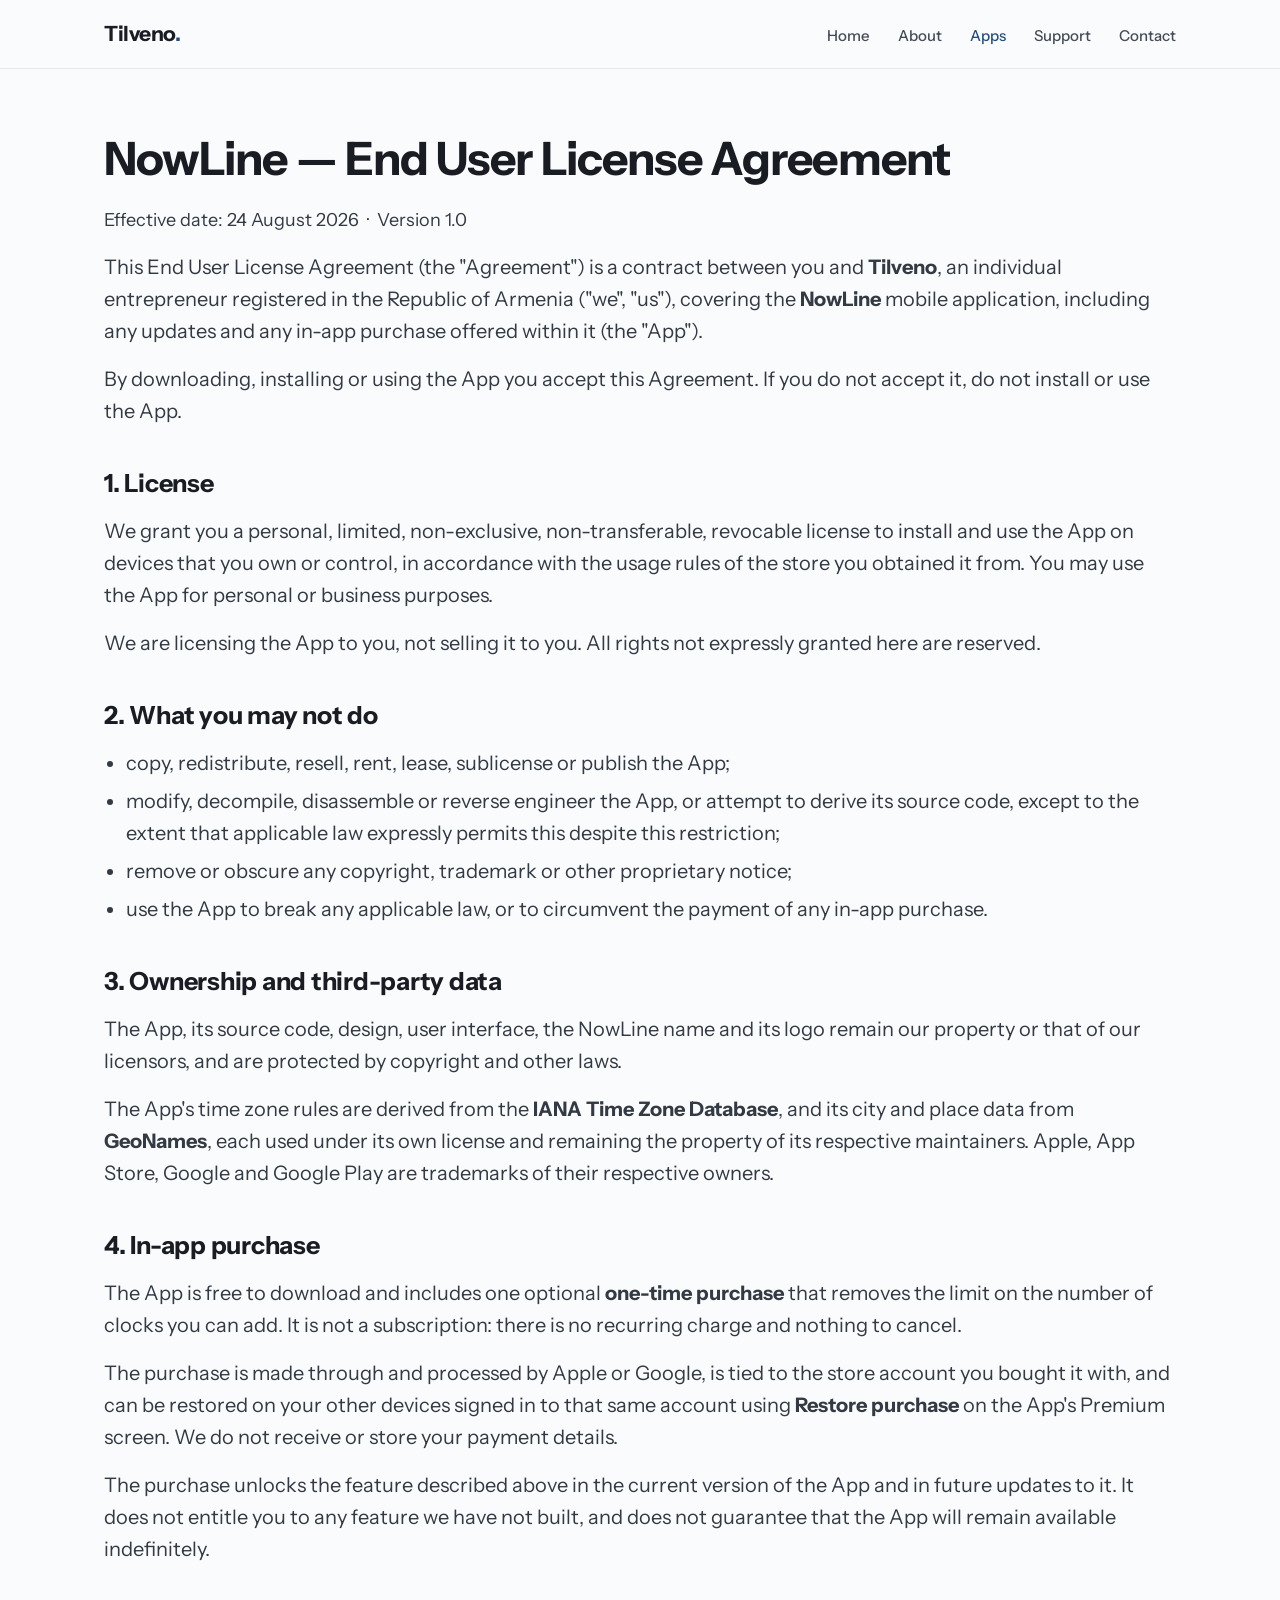
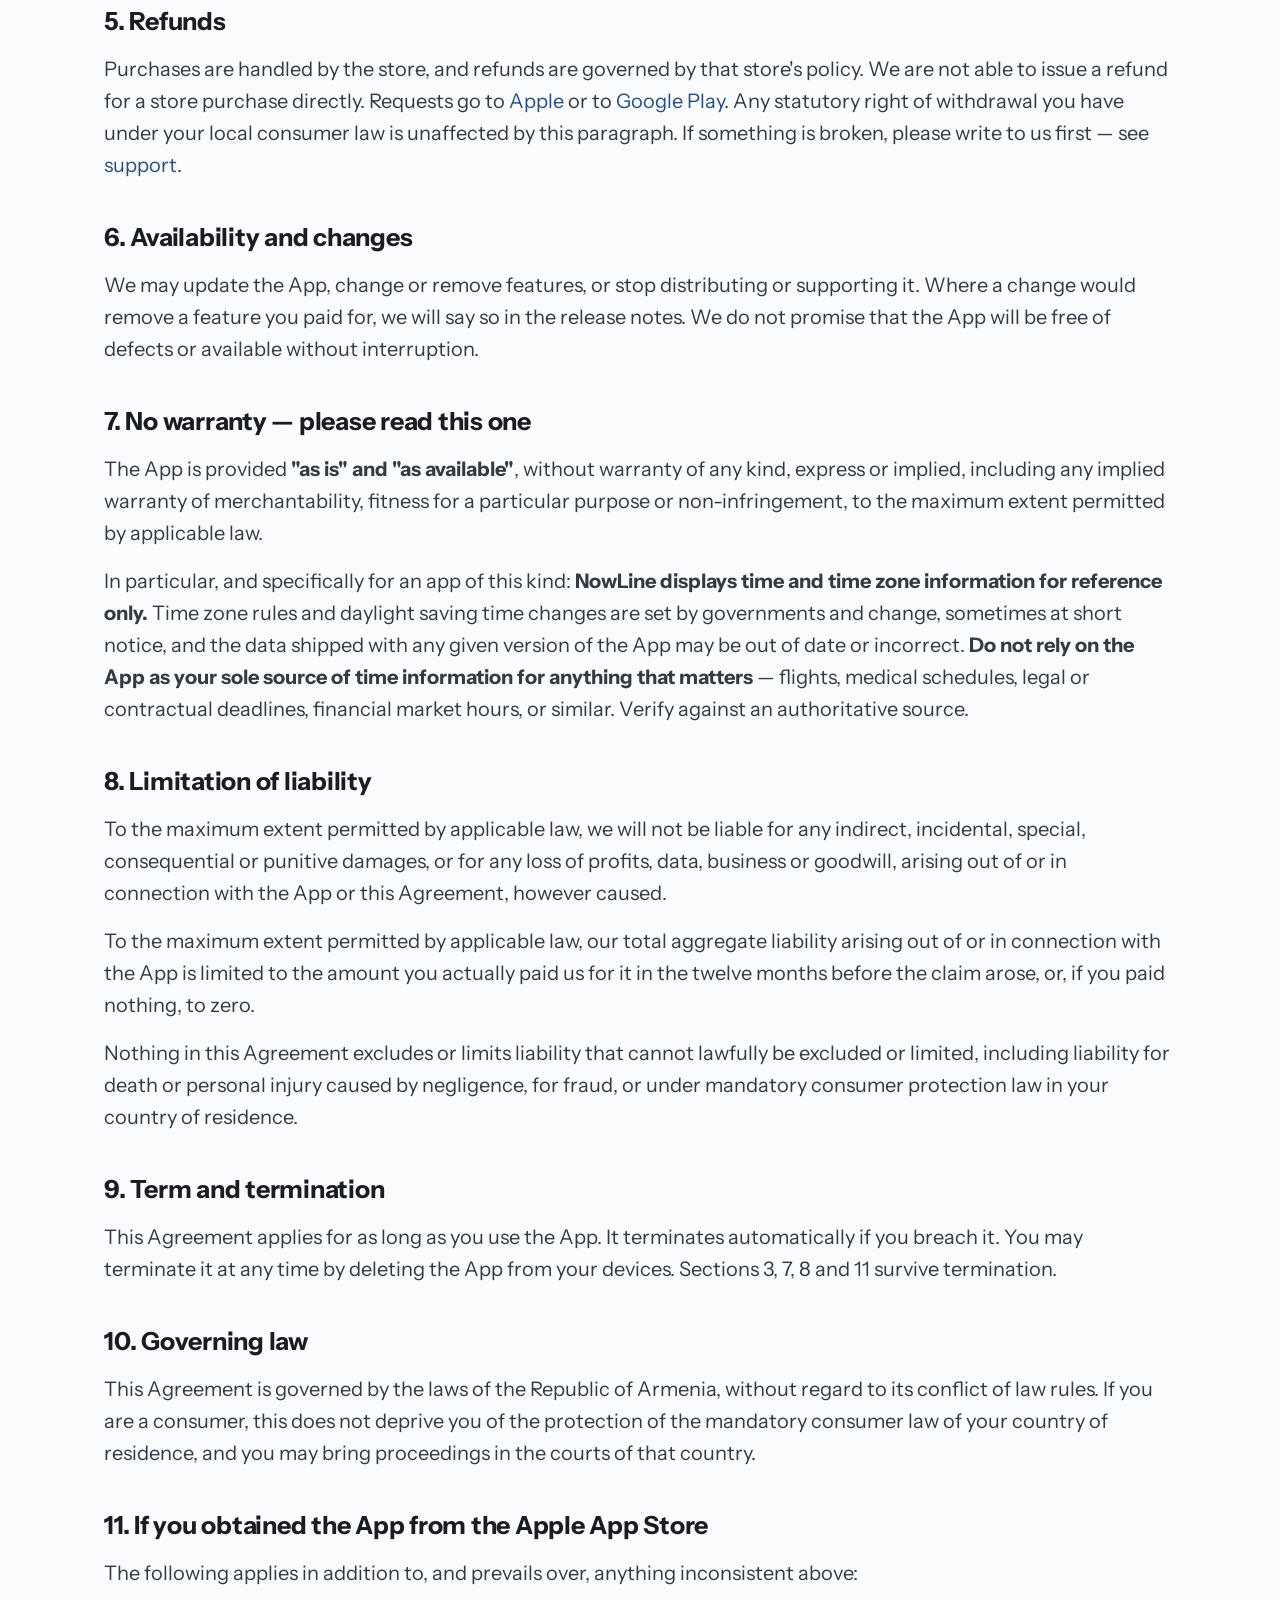
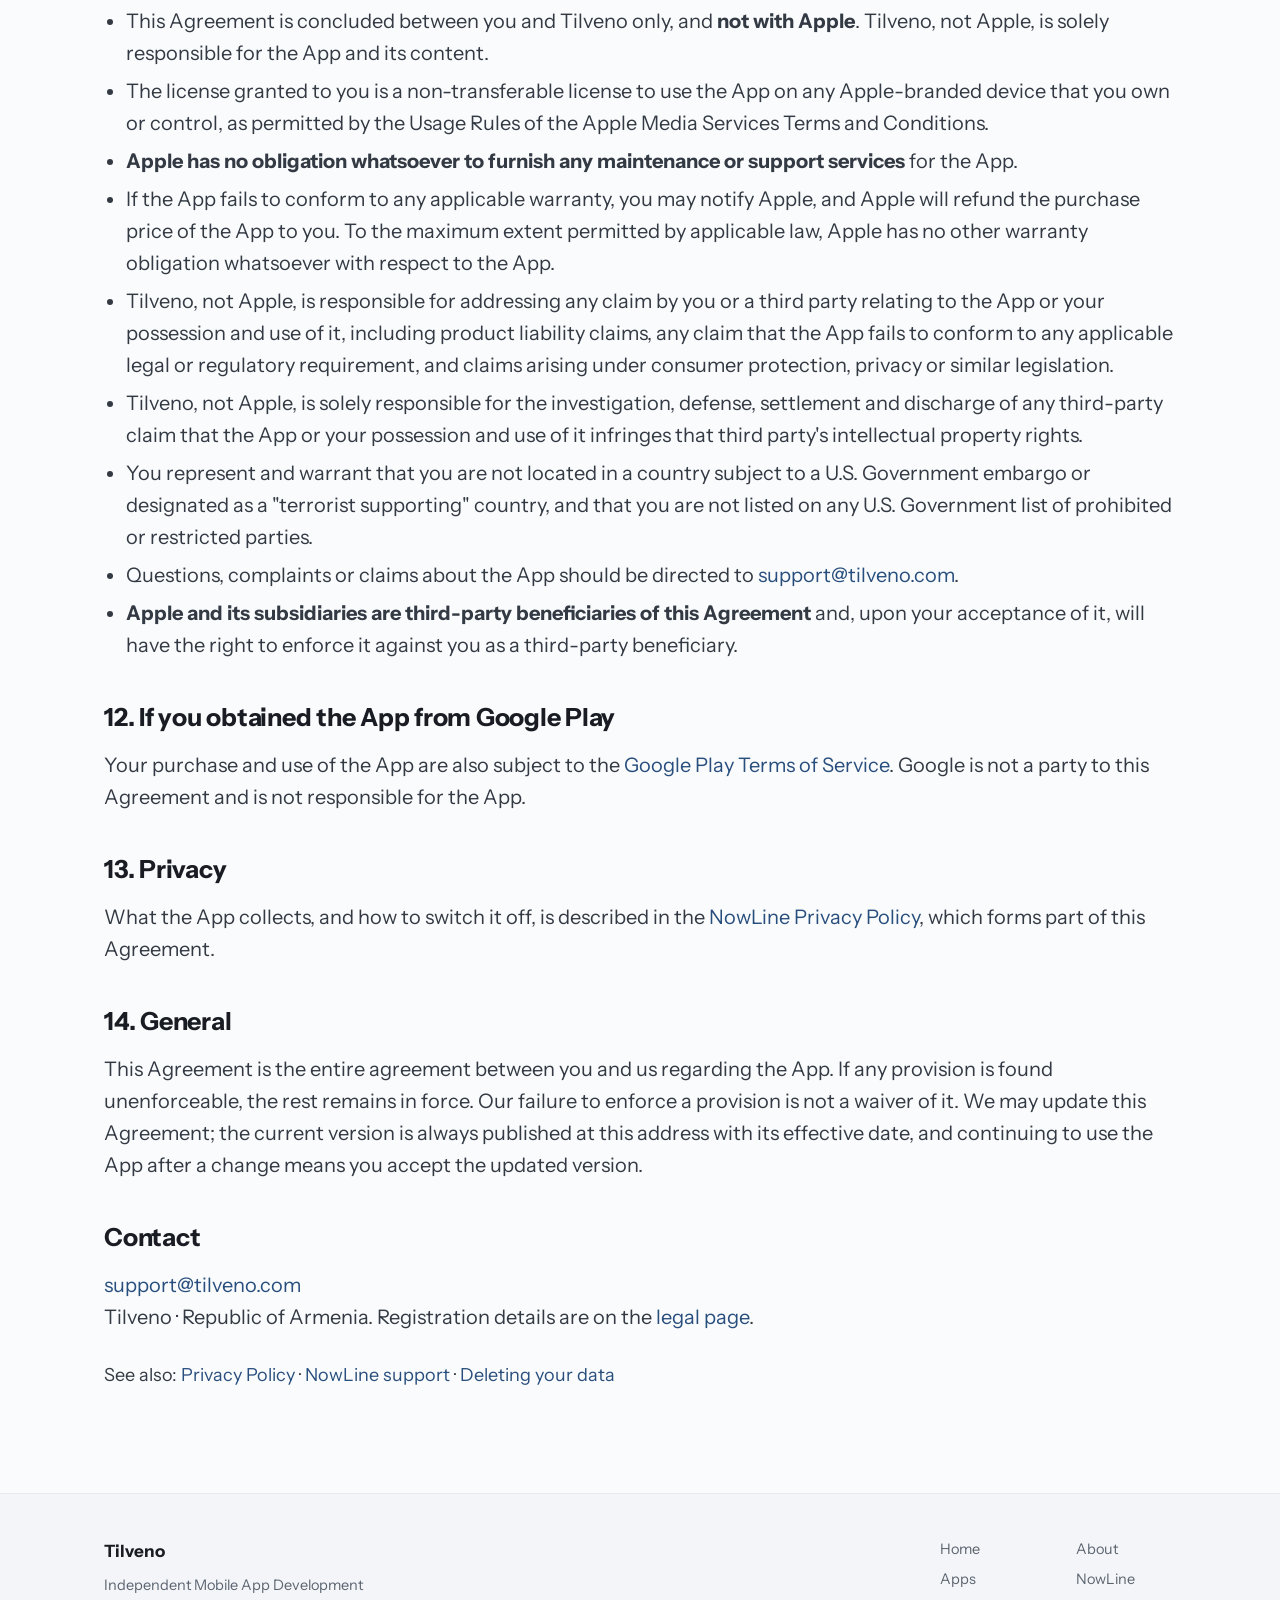
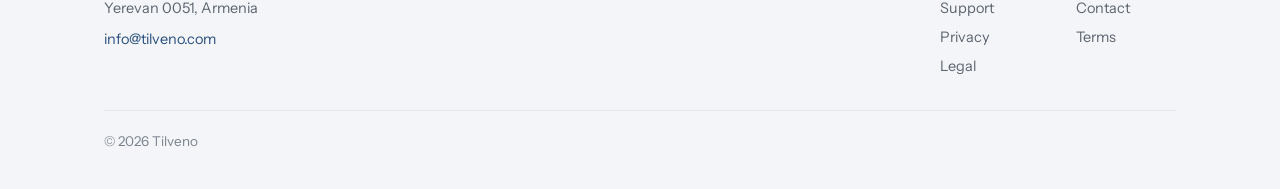
<file: apps/nowline/terms/index.html>
<!DOCTYPE html>
<html lang="en">
<head>
<meta charset="utf-8">
<meta name="viewport" content="width=device-width, initial-scale=1">
<meta name="theme-color" content="#fafbfc">
<title>NowLine End User License Agreement — Tilveno</title>
<meta name="description" content="End User License Agreement for the NowLine mobile app: license, in-app purchase, warranty, liability and store-specific terms.">
<meta property="og:title" content="NowLine End User License Agreement — Tilveno">
<meta property="og:description" content="End User License Agreement for the NowLine mobile app: license, in-app purchase, warranty, liability and store-specific terms.">
<meta property="og:url" content="https://tilveno.com/apps/nowline/terms/">
<meta property="og:type" content="website">
<meta property="og:site_name" content="Tilveno">
<meta property="og:image" content="https://tilveno.com/assets/og.png">
<meta property="og:image:width" content="1200">
<meta property="og:image:height" content="630">
<meta property="og:image:alt" content="Tilveno — independent mobile app development">
<meta name="twitter:card" content="summary_large_image">
<link rel="canonical" href="https://tilveno.com/apps/nowline/terms/">
<link rel="icon" type="image/svg+xml" href="../../../favicon.svg">
<link rel="apple-touch-icon" href="../../../assets/apple-touch-icon.png">
<link rel="preconnect" href="https://fonts.googleapis.com">
<link rel="preconnect" href="https://fonts.gstatic.com" crossorigin>
<link href="https://fonts.googleapis.com/css2?family=Instrument+Sans:wght@400;500;600;700&display=swap" rel="stylesheet">
<link rel="stylesheet" href="../../../assets/site.css">
</head>
<body>
<header><div class="wrap nav">
<a class="brand" href="../../../">Tilveno<span>.</span></a>
<nav><ul><li><a href="../../../">Home</a></li><li><a href="../../../about/">About</a></li><li><a href="../../../apps/" class="on">Apps</a></li><li><a href="../../../support/">Support</a></li><li><a href="../../../contact/">Contact</a></li></ul></nav>
</div></header>
<main><div class="wrap">

<h1>NowLine — End User License Agreement</h1>
<div class="prose">
<p class="muted">Effective date: 24 August 2026 &nbsp;&middot;&nbsp; Version 1.0</p>

<p>This End User License Agreement (the "Agreement") is a contract between you and
<strong>Tilveno</strong>, an individual entrepreneur registered in the Republic of Armenia ("we",
"us"), covering the <strong>NowLine</strong> mobile application, including any updates and any
in-app purchase offered within it (the "App").</p>

<p>By downloading, installing or using the App you accept this Agreement. If you do not accept it,
do not install or use the App.</p>

<h2>1. License</h2>
<p>We grant you a personal, limited, non-exclusive, non-transferable, revocable license to install
and use the App on devices that you own or control, in accordance with the usage rules of the store
you obtained it from. You may use the App for personal or business purposes.</p>
<p>We are licensing the App to you, not selling it to you. All rights not expressly granted here are
reserved.</p>

<h2>2. What you may not do</h2>
<ul>
<li>copy, redistribute, resell, rent, lease, sublicense or publish the App;</li>
<li>modify, decompile, disassemble or reverse engineer the App, or attempt to derive its source
    code, except to the extent that applicable law expressly permits this despite this
    restriction;</li>
<li>remove or obscure any copyright, trademark or other proprietary notice;</li>
<li>use the App to break any applicable law, or to circumvent the payment of any in-app purchase.</li>
</ul>

<h2>3. Ownership and third-party data</h2>
<p>The App, its source code, design, user interface, the NowLine name and its logo remain our
property or that of our licensors, and are protected by copyright and other laws.</p>
<p>The App's time zone rules are derived from the <strong>IANA Time Zone Database</strong>, and its
city and place data from <strong>GeoNames</strong>, each used under its own license and remaining
the property of its respective maintainers. Apple, App Store, Google and Google Play are trademarks
of their respective owners.</p>

<h2>4. In-app purchase</h2>
<p>The App is free to download and includes one optional <strong>one-time purchase</strong> that
removes the limit on the number of clocks you can add. It is not a subscription: there is no
recurring charge and nothing to cancel.</p>
<p>The purchase is made through and processed by Apple or Google, is tied to the store account you
bought it with, and can be restored on your other devices signed in to that same account using
<strong>Restore purchase</strong> on the App's Premium screen. We do not receive or store your
payment details.</p>
<p>The purchase unlocks the feature described above in the current version of the App and in future
updates to it. It does not entitle you to any feature we have not built, and does not guarantee that
the App will remain available indefinitely.</p>

<h2>5. Refunds</h2>
<p>Purchases are handled by the store, and refunds are governed by that store's policy. We are not
able to issue a refund for a store purchase directly. Requests go to
<a href="https://reportaproblem.apple.com/" rel="nofollow noopener">Apple</a> or to
<a href="https://support.google.com/googleplay/answer/2479637" rel="nofollow noopener">Google Play</a>.
Any statutory right of withdrawal you have under your local consumer law is unaffected by this
paragraph. If something is broken, please write to us first — see
<a href="../support/">support</a>.</p>

<h2>6. Availability and changes</h2>
<p>We may update the App, change or remove features, or stop distributing or supporting it. Where a
change would remove a feature you paid for, we will say so in the release notes. We do not promise
that the App will be free of defects or available without interruption.</p>

<h2>7. No warranty — please read this one</h2>
<p>The App is provided <strong>"as is" and "as available"</strong>, without warranty of any kind,
express or implied, including any implied warranty of merchantability, fitness for a particular
purpose or non-infringement, to the maximum extent permitted by applicable law.</p>
<p>In particular, and specifically for an app of this kind: <strong>NowLine displays time and
time zone information for reference only.</strong> Time zone rules and daylight saving time changes
are set by governments and change, sometimes at short notice, and the data shipped with any given
version of the App may be out of date or incorrect. <strong>Do not rely on the App as your sole
source of time information for anything that matters</strong> — flights, medical schedules, legal
or contractual deadlines, financial market hours, or similar. Verify against an authoritative
source.</p>

<h2>8. Limitation of liability</h2>
<p>To the maximum extent permitted by applicable law, we will not be liable for any indirect,
incidental, special, consequential or punitive damages, or for any loss of profits, data, business
or goodwill, arising out of or in connection with the App or this Agreement, however caused.</p>
<p>To the maximum extent permitted by applicable law, our total aggregate liability arising out of
or in connection with the App is limited to the amount you actually paid us for it in the twelve
months before the claim arose, or, if you paid nothing, to zero.</p>
<p>Nothing in this Agreement excludes or limits liability that cannot lawfully be excluded or
limited, including liability for death or personal injury caused by negligence, for fraud, or under
mandatory consumer protection law in your country of residence.</p>

<h2>9. Term and termination</h2>
<p>This Agreement applies for as long as you use the App. It terminates automatically if you breach
it. You may terminate it at any time by deleting the App from your devices. Sections 3, 7, 8 and 11
survive termination.</p>

<h2>10. Governing law</h2>
<p>This Agreement is governed by the laws of the Republic of Armenia, without regard to its conflict
of law rules. If you are a consumer, this does not deprive you of the protection of the mandatory
consumer law of your country of residence, and you may bring proceedings in the courts of that
country.</p>

<h2>11. If you obtained the App from the Apple App Store</h2>
<p>The following applies in addition to, and prevails over, anything inconsistent above:</p>
<ul>
<li>This Agreement is concluded between you and Tilveno only, and <strong>not with Apple</strong>.
    Tilveno, not Apple, is solely responsible for the App and its content.</li>
<li>The license granted to you is a non-transferable license to use the App on any Apple-branded
    device that you own or control, as permitted by the Usage Rules of the Apple Media Services
    Terms and Conditions.</li>
<li><strong>Apple has no obligation whatsoever to furnish any maintenance or support services</strong>
    for the App.</li>
<li>If the App fails to conform to any applicable warranty, you may notify Apple, and Apple will
    refund the purchase price of the App to you. To the maximum extent permitted by applicable law,
    Apple has no other warranty obligation whatsoever with respect to the App.</li>
<li>Tilveno, not Apple, is responsible for addressing any claim by you or a third party relating to
    the App or your possession and use of it, including product liability claims, any claim that the
    App fails to conform to any applicable legal or regulatory requirement, and claims arising under
    consumer protection, privacy or similar legislation.</li>
<li>Tilveno, not Apple, is solely responsible for the investigation, defense, settlement and
    discharge of any third-party claim that the App or your possession and use of it infringes that
    third party's intellectual property rights.</li>
<li>You represent and warrant that you are not located in a country subject to a U.S. Government
    embargo or designated as a "terrorist supporting" country, and that you are not listed on any
    U.S. Government list of prohibited or restricted parties.</li>
<li>Questions, complaints or claims about the App should be directed to
    <a href="mailto:support@tilveno.com">support@tilveno.com</a>.</li>
<li><strong>Apple and its subsidiaries are third-party beneficiaries of this Agreement</strong> and,
    upon your acceptance of it, will have the right to enforce it against you as a third-party
    beneficiary.</li>
</ul>

<h2>12. If you obtained the App from Google Play</h2>
<p>Your purchase and use of the App are also subject to the
<a href="https://play.google.com/intl/en/about/play-terms/" rel="nofollow noopener">Google Play Terms
of Service</a>. Google is not a party to this Agreement and is not responsible for the App.</p>

<h2>13. Privacy</h2>
<p>What the App collects, and how to switch it off, is described in the
<a href="../privacy/">NowLine Privacy Policy</a>, which forms part of this Agreement.</p>

<h2>14. General</h2>
<p>This Agreement is the entire agreement between you and us regarding the App. If any provision is
found unenforceable, the rest remains in force. Our failure to enforce a provision is not a waiver
of it. We may update this Agreement; the current version is always published at this address with
its effective date, and continuing to use the App after a change means you accept the updated
version.</p>

<h2>Contact</h2>
<p><a href="mailto:support@tilveno.com">support@tilveno.com</a><br>
Tilveno &middot; Republic of Armenia. Registration details are on the
<a href="../../../legal/">legal page</a>.</p>

<p class="muted" style="margin-top:28px">See also: <a href="../privacy/">Privacy Policy</a>
&middot; <a href="../support/">NowLine support</a> &middot;
<a href="../delete-data/">Deleting your data</a></p>
</div>
</div></main>
<footer><div class="wrap">
<div class="fcols">
<div>
<div class="fbrand">Tilveno</div>
<div>Independent Mobile App Development</div>
<div>Yerevan 0051, Armenia</div>
<div style="margin-top:8px"><a href="mailto:info@tilveno.com">info@tilveno.com</a></div>
</div>
<ul><li><a href="../../../">Home</a></li><li><a href="../../../about/">About</a></li><li><a href="../../../apps/">Apps</a></li><li><a href="../../../apps/nowline/">NowLine</a></li><li><a href="../../../support/">Support</a></li><li><a href="../../../contact/">Contact</a></li><li><a href="../../../privacy/">Privacy</a></li><li><a href="../../../terms/">Terms</a></li><li><a href="../../../legal/">Legal</a></li></ul>
</div>
<div class="legalline">&copy; 2026 Tilveno</div>
</div></footer>
<script>(function(){if(/tilveno\.com|github\.io$/.test(location.hostname))return;document.addEventListener('click',function(e){var a=e.target.closest('a');if(!a)return;var h=a.getAttribute('href');if(!h||/^(https?:|mailto:|#)/.test(h))return;if(/\/$|^\.\.?\/?$/.test(h)){e.preventDefault();location.href=h.replace(/\/?$/,'/')+'index.html';}});})();</script>
</body>
</html>
</file>
<file: assets/site.css>
:root{color-scheme:light}
*{box-sizing:border-box;margin:0}
body{font-family:'Instrument Sans',Helvetica,Arial,sans-serif;background:#fafbfc;color:#191d23;line-height:1.6;font-size:20px;-webkit-font-smoothing:antialiased}
a{color:oklch(0.42 0.09 255);text-decoration:none}
a:hover{color:oklch(0.32 0.09 255);text-decoration:underline}
.wrap{max-width:1120px;margin:0 auto;padding:0 24px}
header{border-bottom:1px solid #e6e9ee;background:#fafbfc}
.nav{display:flex;align-items:center;justify-content:space-between;height:68px}
.brand{font-weight:700;font-size:21px;letter-spacing:-0.02em;color:#191d23}
.brand:hover{text-decoration:none;color:#191d23}
.brand span{color:oklch(0.42 0.09 255)}
.nav ul{display:flex;gap:28px;list-style:none;padding:0}
.nav ul a{color:#454c57;font-size:15px;font-weight:500}
.nav ul a:hover{color:#191d23;text-decoration:none}
.nav ul a.on{color:oklch(0.42 0.09 255)}
main{padding:64px 0 88px}
h1{font-size:46px;letter-spacing:-0.02em;line-height:1.15;margin-bottom:20px;font-weight:700}
.prose{max-width:none}
.prose p{margin-bottom:16px;color:#333a44}
.prose h2{font-size:25px;margin:36px 0 12px;letter-spacing:-0.01em}
.prose ul{margin:0 0 16px;padding-left:22px;color:#333a44}
.prose li{margin-bottom:6px}
.muted{color:#6a7280;font-size:18px}
.btn{display:inline-block;background:oklch(0.42 0.09 255);color:#fff;padding:12px 26px;border-radius:6px;font-weight:600;font-size:18.5px}
.btn:hover{background:oklch(0.36 0.09 255);color:#fff;text-decoration:none}
.cards{display:grid;grid-template-columns:repeat(auto-fill,minmax(260px,1fr));gap:16px;margin:28px 0}
.card{border:1px solid #e6e9ee;background:#fff;border-radius:8px;padding:20px 22px}
.card h3{font-size:20px;margin-bottom:6px;font-weight:600}
.card p{font-size:17px;color:#6a7280}
.kv{border:1px solid #e6e9ee;background:#fff;border-radius:8px;max-width:none;margin-top:28px}
.kv div{display:grid;grid-template-columns:300px 1fr;gap:16px;padding:14px 22px;border-top:1px solid #eef0f4;font-size:18.5px}
.kv div:first-child{border-top:0}
.kv dt{color:#6a7280;font-weight:500}
.kv dd{color:#191d23}
footer{border-top:1px solid #e6e9ee;background:#f3f5f8;padding:44px 0 36px;font-size:14.5px;color:#5c6470}
.fcols{display:flex;flex-wrap:wrap;gap:48px;justify-content:space-between}
.fbrand{font-weight:700;font-size:17px;color:#191d23;margin-bottom:8px}
.fcols ul{list-style:none;padding:0;display:grid;grid-template-columns:repeat(2,minmax(100px,auto));gap:6px 36px}
.fcols ul a{color:#5c6470}
.legalline{margin-top:32px;padding-top:20px;border-top:1px solid #e2e5ea;font-size:13.5px;color:#7a828e}
@media(max-width:640px){.nav ul{gap:16px}.nav ul a{font-size:13.5px}h1{font-size:36px}.kv div{grid-template-columns:1fr;gap:2px}}
.appheader{display:flex;align-items:center;gap:22px;margin-bottom:22px}
.appheader h1{margin-bottom:2px}
.appicon{width:84px;height:84px;border-radius:19px;flex:0 0 auto;box-shadow:0 2px 12px oklch(0.42 0.09 255 / 0.16)}
.subtitle{font-size:23px;font-weight:500;letter-spacing:-0.01em;color:#6a7280}
.faq h3{font-size:21px;margin:28px 0 10px;letter-spacing:-0.01em}
.badges{display:flex;flex-wrap:wrap;gap:16px;align-items:center;margin:8px 0 12px}
.badges a{line-height:0;border-radius:8px}
.badges a:focus-visible{outline:3px solid oklch(0.42 0.09 255);outline-offset:3px}
.badges img{height:56px;width:auto;display:block}
@media(max-width:640px){.appheader{gap:16px}.appicon{width:62px;height:62px;border-radius:14px}}
/* The screenshot strip on /apps/nowline/. It scrolls sideways rather than
   wrapping into the .cards grid: eight phone frames laid out in a grid either
   shrink past the point where the screen inside them reads, or push the page's
   own prose below two screens of pictures. Three are visible at 960px, and the
   fourth peeking past the edge is the scroll affordance. No border -- these
   frames are near-white, and a rule around one boxes them off the page -- the
   .appicon shadow instead, so icon and screenshots sit on the page the same
   way. The background is the frames' own top colour, so the box does
   not flash white while the image loads.

   The scrollbar is hidden. It sat under the frames as a grey slab with nothing
   else on the page to justify it, and hiding it means the affordance has to come
   from somewhere else: the next frame is always cut by the right edge, and the
   two round buttons scroll by exactly one frame. Only the bar is gone -- wheel,
   trackpad, touch and arrow keys all still scroll the strip, and the buttons are
   an addition rather than the only way through. */
.shotstrip{position:relative;margin:32px 0}
.shots{display:flex;gap:16px;overflow-x:auto;scroll-snap-type:x proximity;scroll-behavior:smooth;scrollbar-width:none}
.shots::-webkit-scrollbar{display:none}
.shot{flex:0 0 272px;padding:0;border:0;background:none;cursor:zoom-in;scroll-snap-align:start;border-radius:12px;line-height:0}
.shot img{width:272px;height:auto;display:block;border-radius:12px;background:#f6f8fb;box-shadow:0 2px 12px oklch(0.42 0.09 255 / 0.16)}
.shot:focus-visible{outline:3px solid oklch(0.42 0.09 255);outline-offset:3px}
/* The scroll buttons sit over the gutter between frames rather than over a
   frame, and disappear at the end they would do nothing at. */
.shotnav{position:absolute;top:50%;transform:translateY(-50%);width:44px;height:44px;border-radius:50%;border:1px solid #e6e9ee;background:#fff;color:#191d23;cursor:pointer;display:flex;align-items:center;justify-content:center;box-shadow:0 2px 10px oklch(0.42 0.09 255 / 0.18);transition:opacity .15s}
.shotnav[hidden]{display:none}
.shotnav:hover{background:#f3f5f8}
.shotnav--prev{left:-14px}
.shotnav--next{right:-14px}
.shotnav svg{width:20px;height:20px;fill:none;stroke:currentColor;stroke-width:2.2;stroke-linecap:round;stroke-linejoin:round}
@media(max-width:640px){.shot{flex:0 0 228px}.shot img{width:228px}.shotnav{display:none}}

/* The lightbox. A native <dialog>, so Esc, the backdrop, modality and returning
   focus to the frame that opened it are the browser's job rather than ours --
   which is most of why this is sixty lines and not a dependency. */
/* Centred explicitly rather than left to the UA's margin:auto, which does not
   land it in the middle here. Filling the viewport also gives the backdrop
   click a target: anything outside the figure is the dialog itself. */
.lb{position:fixed;inset:0;width:100vw;height:100vh;max-width:100vw;max-height:100vh;margin:0;border:0;padding:0;background:none;overflow:hidden}
.lb[open]{display:grid;place-items:center}
.lb::backdrop{background:oklch(0.16 0.02 255 / 0.82)}
.lb-fig{display:flex;flex-direction:column;align-items:center;gap:14px;margin:0}
.lb-img{max-width:min(600px,86vw);max-height:82vh;width:auto;height:auto;border-radius:14px;background:#0c0e1b;display:block}
.lb-cap{color:#e7eaf0;font-size:16px;line-height:1.45;max-width:min(600px,86vw);text-align:center;margin:0}
.lb-btn{position:fixed;width:48px;height:48px;border-radius:50%;border:1px solid oklch(1 0 0 / 0.22);background:oklch(1 0 0 / 0.12);color:#fff;cursor:pointer;display:flex;align-items:center;justify-content:center;backdrop-filter:blur(6px)}
.lb-btn:hover{background:oklch(1 0 0 / 0.22)}
.lb-btn[hidden]{display:none}
.lb-btn svg{width:22px;height:22px;fill:none;stroke:currentColor;stroke-width:2.2;stroke-linecap:round;stroke-linejoin:round}
.lb-prev{left:16px;top:50%;transform:translateY(-50%)}
.lb-next{right:16px;top:50%;transform:translateY(-50%)}
.lb-close{right:16px;top:16px}
body.lb-open{overflow:hidden}
@media(max-width:640px){.lb-prev{left:8px}.lb-next{right:8px}.lb-btn{width:42px;height:42px}}
/* The NowLine wordmark, set in Outfit at weight 450. This is the second
   and last family on the site, and it sets the mark and nothing else.
   outfit-450-nowline.ttf is the app's own assets/fonts/Outfit.ttf, instanced at
   450 and subset to the seven letters of the mark -- it will render nothing
   else. Same file as the app on purpose: the kerning below was solved against
   this build. SIL OFL, licence text in OFL-Outfit.txt beside it. */
@font-face{font-family:'Outfit';src:url('outfit-450-nowline.ttf') format('truetype');font-weight:400;font-style:normal;font-display:swap}
/* Optical kerning, in em, applied after each character. These are the
   generator's numbers (tool/gen/generate_brand_assets.py DRAW_SPACING), not the
   app's: Flutter applies Outfit's own kerning across span boundaries and a
   browser does not, so `ow` carries the full -0.0200 here where the app carries
   -0.0070. Both put the glyph in the same place. Global tracking of -0.020 is
   already folded into every value. */
.wordmark{font-family:'Outfit','Instrument Sans',Helvetica,Arial,sans-serif;font-weight:400;font-kerning:none;letter-spacing:0;white-space:nowrap}
.wordmark span:nth-child(1){letter-spacing:-0.0091em}
.wordmark span:nth-child(2){letter-spacing:-0.0200em}
.wordmark span:nth-child(3){letter-spacing:-0.0275em}
.wordmark span:nth-child(4){letter-spacing:-0.0100em}
.wordmark span:nth-child(5){letter-spacing:0.0247em}
.wordmark span:nth-child(6){letter-spacing:0.0125em}
/* The last letter carries 0 and inherits it: letter-spacing is added *after* a
   character, so a value there would hang empty space off the end of the mark. */
</file>
